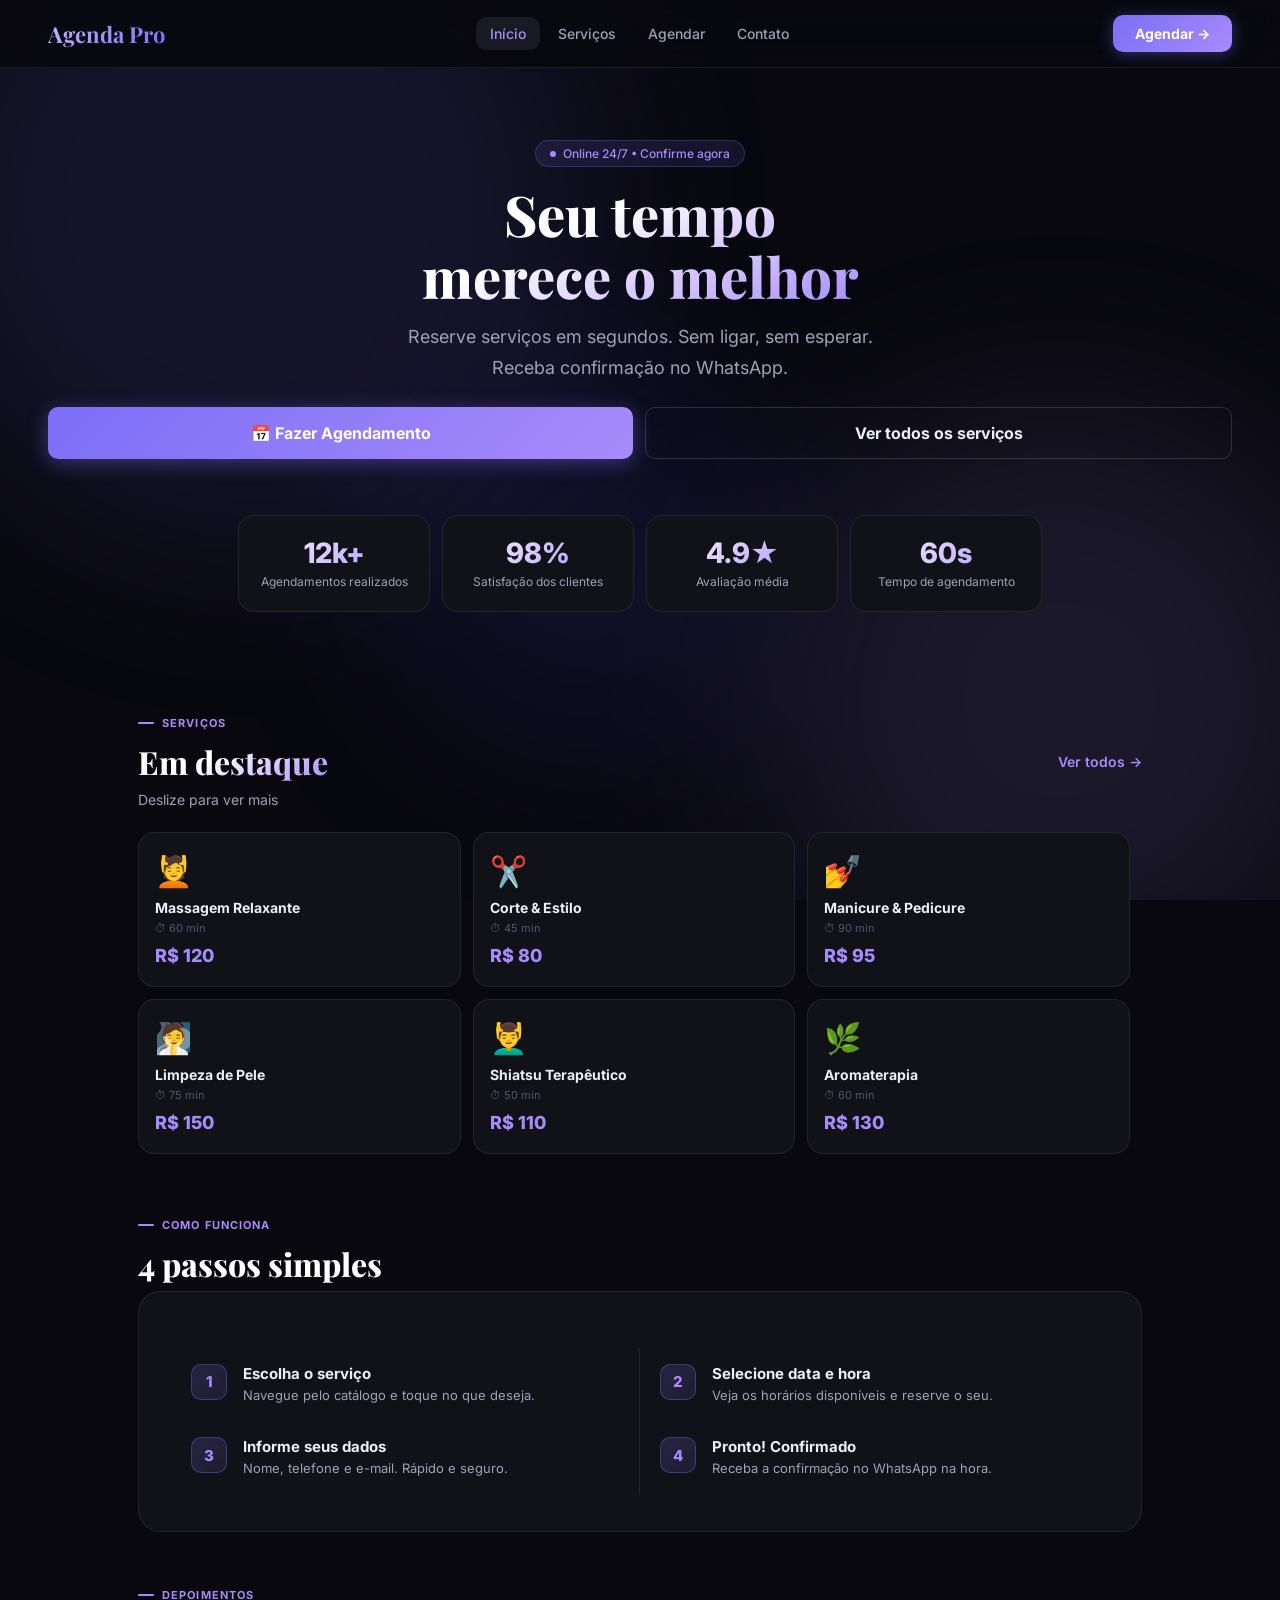
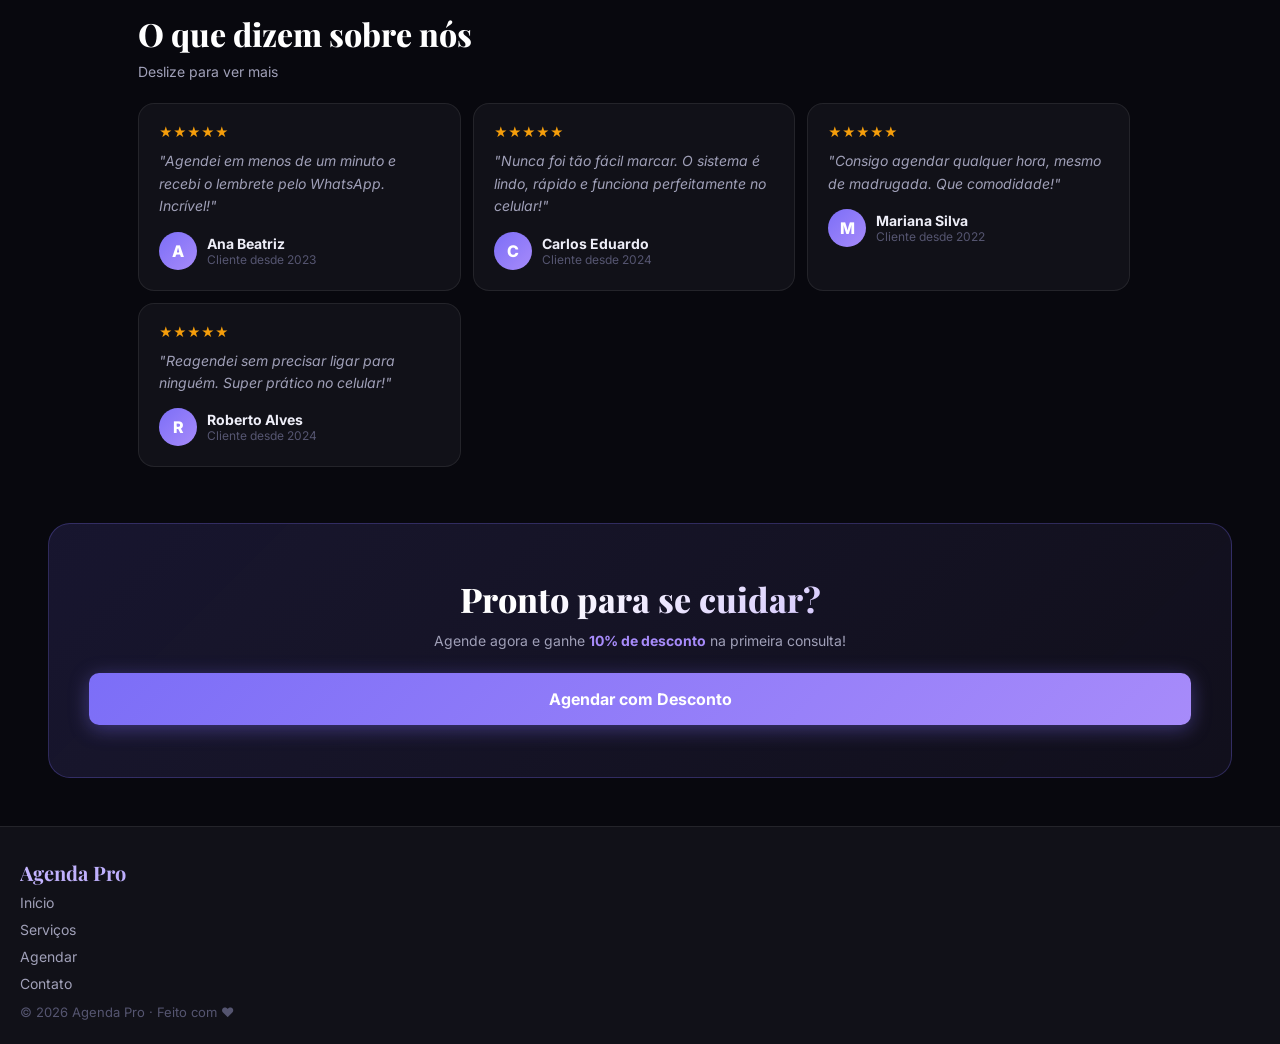
<file: index.html>
<!DOCTYPE html>
<html lang="pt-BR">
<head>
  <meta charset="UTF-8" />
  <meta name="viewport" content="width=device-width, initial-scale=1.0, viewport-fit=cover" />
  <meta name="theme-color" content="#08080e" />
  <title>Agenda Pro — Agendamento Online</title>
  <meta name="description" content="Agende seus serviços favoritos em segundos. Sem filas, sem espera." />
  <link rel="stylesheet" href="css/style.css" />
  <style>
    /* ── HERO ── */
    .hero {
      padding: 48px 20px 40px;
      text-align: center; display: flex; flex-direction: column; align-items: center; gap: 16px;
    }
    .hero h1 {
      font-family: 'Playfair Display', serif;
      font-size: clamp(36px, 10vw, 56px);
      font-weight: 800; line-height: 1.1;
      background: linear-gradient(155deg, #ffffff 35%, #a78bfa);
      -webkit-background-clip: text; background-clip: text; -webkit-text-fill-color: transparent;
    }
    .hero p { color: var(--text2); font-size: 16px; line-height: 1.7; max-width: 340px; }
    .hero-btns { display: flex; flex-direction: column; gap: 12px; width: 100%; max-width: 340px; margin-top: 8px; }

    /* ── STATS ── */
    .stats-grid {
      display: grid; grid-template-columns: 1fr 1fr; gap: 12px;
      padding: 0 20px 36px;
    }
    .stat-box {
      background: var(--surface); border: 1px solid var(--border); border-radius: var(--radius);
      padding: 20px 16px; text-align: center;
    }
    .stat-num {
      font-size: 28px; font-weight: 800;
      background: linear-gradient(135deg, #fff, #a78bfa);
      -webkit-background-clip: text; background-clip: text; -webkit-text-fill-color: transparent;
    }
    .stat-lbl { font-size: 12px; color: var(--text2); margin-top: 4px; line-height: 1.4; }

    /* ── SECTION ── */
    .sec { padding: 32px 20px; position: relative; z-index: 1; }
    .sec-title {
      font-family: 'Playfair Display', serif;
      font-size: clamp(22px, 6vw, 32px); font-weight: 800; margin-bottom: 6px;
      background: linear-gradient(145deg, #fff 40%, #a78bfa);
      -webkit-background-clip: text; background-clip: text; -webkit-text-fill-color: transparent;
    }
    .sec-sub { color: var(--text2); font-size: 14px; line-height: 1.6; margin-bottom: 20px; }

    /* ── SERVICE CARDS (horizontal scroll) ── */
    .svc-scroll {
      display: flex; gap: 12px; overflow-x: auto; padding-bottom: 8px;
      -webkit-overflow-scrolling: touch; scroll-snap-type: x mandatory;
      scrollbar-width: none;
    }
    .svc-scroll::-webkit-scrollbar { display: none; }
    .svc-card {
      flex-shrink: 0; width: 180px; scroll-snap-align: start;
      background: var(--surface); border: 1.5px solid var(--border);
      border-radius: var(--radius); padding: 20px 16px;
      text-decoration: none; color: inherit;
      -webkit-tap-highlight-color: transparent;
      transition: border-color var(--transition), transform var(--transition);
    }
    .svc-card:active { transform: scale(0.97); border-color: var(--accent2); }
    .svc-icon  { font-size: 30px; margin-bottom: 10px; }
    .svc-name  { font-size: 14px; font-weight: 700; margin-bottom: 4px; line-height: 1.3; }
    .svc-dur   { font-size: 11px; color: var(--muted); margin-bottom: 10px; }
    .svc-price { font-size: 18px; font-weight: 800; color: var(--accent2); }

    /* ── HOW IT WORKS ── */
    .how-card {
      background: var(--surface); border: 1px solid var(--border);
      border-radius: var(--radius-lg); padding: 24px 20px;
    }
    .steps-list { display: flex; flex-direction: column; gap: 0; margin-top: 20px; }
    .step-row {
      display: flex; align-items: flex-start; gap: 16px;
      padding: 16px 0; border-bottom: 1px solid var(--border);
    }
    .step-row:last-child { border-bottom: none; padding-bottom: 0; }
    .step-num {
      width: 36px; height: 36px; border-radius: 10px; flex-shrink: 0;
      background: linear-gradient(135deg, rgba(124,110,247,0.2), rgba(167,139,250,0.1));
      border: 1.5px solid rgba(124,110,247,0.35);
      display: flex; align-items: center; justify-content: center;
      font-size: 15px; font-weight: 800; color: var(--accent2);
    }
    .step-title { font-size: 15px; font-weight: 700; margin-bottom: 3px; }
    .step-desc  { font-size: 13px; color: var(--text2); line-height: 1.5; }

    /* ── TESTIMONIALS ── */
    .testi-scroll {
      display: flex; gap: 12px; overflow-x: auto;
      -webkit-overflow-scrolling: touch; scroll-snap-type: x mandatory;
      scrollbar-width: none; padding-bottom: 8px;
    }
    .testi-scroll::-webkit-scrollbar { display: none; }
    .testi-card {
      flex-shrink: 0; width: 280px; scroll-snap-align: start;
      background: var(--surface); border: 1px solid var(--border);
      border-radius: var(--radius); padding: 20px;
    }
    .testi-stars { color: #f59e0b; font-size: 13px; margin-bottom: 10px; }
    .testi-text  { font-size: 14px; color: var(--text2); line-height: 1.6; margin-bottom: 14px; font-style: italic; }
    .testi-author { display: flex; align-items: center; gap: 10px; }
    .testi-avatar {
      width: 38px; height: 38px; border-radius: 50%; flex-shrink: 0;
      background: linear-gradient(135deg, #7c6ef7, #a78bfa);
      display: flex; align-items: center; justify-content: center;
      font-size: 16px; font-weight: 800; color: #fff;
    }
    .testi-name { font-size: 14px; font-weight: 700; }
    .testi-role { font-size: 12px; color: var(--muted); }

    /* ── CTA BLOCK ── */
    .cta-block {
      background: linear-gradient(135deg, rgba(124,110,247,0.14), rgba(167,139,250,0.06));
      border: 1px solid rgba(124,110,247,0.28); border-radius: var(--radius-lg);
      padding: 32px 20px; text-align: center; margin: 0 20px 32px;
    }
    .cta-block h2 {
      font-family: 'Playfair Display', serif; font-size: 24px; font-weight: 800;
      margin-bottom: 8px;
      background: linear-gradient(145deg, #fff 40%, #a78bfa);
      -webkit-background-clip: text; background-clip: text; -webkit-text-fill-color: transparent;
    }
    .cta-block p { color: var(--text2); font-size: 14px; line-height: 1.6; margin-bottom: 20px; }

    /* ── SEE ALL LINK ── */
    .see-all {
      display: inline-flex; align-items: center; gap: 6px;
      color: var(--accent2); font-size: 14px; font-weight: 600;
      text-decoration: none; -webkit-tap-highlight-color: transparent;
    }

    /* ── DESKTOP ADJUSTMENTS ── */
    @media (min-width: 768px) {
      .hero { padding: 72px 48px 56px; }
      .hero p { max-width: 500px; font-size: 18px; }
      .hero-btns { flex-direction: row; max-width: none; justify-content: center; }
      .stats-grid { grid-template-columns: repeat(4, 1fr); max-width: 900px; margin: 0 auto; padding: 0 48px 48px; }
      .sec { padding: 48px 48px; max-width: 1100px; margin: 0 auto; }
      .svc-scroll { flex-wrap: wrap; overflow: visible; }
      .svc-card { width: calc(33.33% - 12px); }
      .testi-scroll { flex-wrap: wrap; overflow: visible; }
      .testi-card { width: calc(33.33% - 12px); }
      .cta-block { margin: 0 48px 48px; padding: 52px 40px; }
      .cta-block h2 { font-size: 34px; }
      .how-card { padding: 36px 32px; }
      .steps-list { display: grid; grid-template-columns: 1fr 1fr; }
      .step-row { border-bottom: none; border-right: 1px solid var(--border); padding: 16px 20px; }
      .step-row:nth-child(even) { border-right: none; }
    }
  </style>
</head>
<body>
  <div class="bg-blobs"><div class="blob blob-1"></div><div class="blob blob-2"></div><div class="blob blob-3"></div></div>
  <div class="toast-container" id="toastContainer"></div>

  <!-- TOP BAR -->
  <header class="topbar">
    <a href="index.html" class="topbar-logo">Agenda Pro</a>
    <nav class="topbar-nav-links">
      <a href="index.html" class="active">Início</a>
      <a href="pages/servicos.html">Serviços</a>
      <a href="pages/agendar.html">Agendar</a>
      <a href="pages/contato.html">Contato</a>
    </nav>
    <a href="pages/agendar.html" class="topbar-action">Agendar →</a>
  </header>

  <!-- BOTTOM NAV -->
  <nav class="bottom-nav">
    <a href="index.html" class="bn-item active">
      <span class="bn-icon">🏠</span>
      <span>Início</span>
    </a>
    <a href="pages/servicos.html" class="bn-item">
      <span class="bn-icon">✨</span>
      <span>Serviços</span>
    </a>
    <a href="pages/agendar.html" class="bn-item center-btn">
      <div class="bn-icon-wrap">📅</div>
      <span>Agendar</span>
    </a>
    <a href="pages/contato.html" class="bn-item">
      <span class="bn-icon">💬</span>
      <span>Contato</span>
    </a>
  </nav>

  <div class="page-wrap">

    <!-- HERO -->
    <section class="hero">
      <div class="badge"><div class="badge-dot"></div>Online 24/7 • Confirme agora</div>
      <h1>Seu tempo<br/>merece o melhor</h1>
      <p>Reserve serviços em segundos. Sem ligar, sem esperar. Receba confirmação no WhatsApp.</p>
      <div class="hero-btns">
        <a href="pages/agendar.html" class="btn btn-primary btn-full">📅 Fazer Agendamento</a>
        <a href="pages/servicos.html" class="btn btn-outline btn-full">Ver todos os serviços</a>
      </div>
    </section>

    <!-- STATS -->
    <div class="stats-grid">
      <div class="stat-box"><div class="stat-num">12k+</div><div class="stat-lbl">Agendamentos realizados</div></div>
      <div class="stat-box"><div class="stat-num">98%</div><div class="stat-lbl">Satisfação dos clientes</div></div>
      <div class="stat-box"><div class="stat-num">4.9★</div><div class="stat-lbl">Avaliação média</div></div>
      <div class="stat-box"><div class="stat-num">60s</div><div class="stat-lbl">Tempo de agendamento</div></div>
    </div>

    <!-- SERVICES -->
    <section class="sec">
      <div class="section-label">Serviços</div>
      <div style="display:flex;align-items:center;justify-content:space-between;margin-bottom:6px">
        <h2 class="sec-title" style="margin-bottom:0">Em destaque</h2>
        <a href="pages/servicos.html" class="see-all">Ver todos →</a>
      </div>
      <p class="sec-sub">Deslize para ver mais</p>
      <div class="svc-scroll" id="svcScroll"></div>
    </section>

    <!-- HOW IT WORKS -->
    <section class="sec" style="padding-top:0">
      <div class="section-label">Como funciona</div>
      <h2 class="sec-title">4 passos simples</h2>
      <div class="how-card">
        <div class="steps-list">
          <div class="step-row">
            <div class="step-num">1</div>
            <div><div class="step-title">Escolha o serviço</div><div class="step-desc">Navegue pelo catálogo e toque no que deseja.</div></div>
          </div>
          <div class="step-row">
            <div class="step-num">2</div>
            <div><div class="step-title">Selecione data e hora</div><div class="step-desc">Veja os horários disponíveis e reserve o seu.</div></div>
          </div>
          <div class="step-row">
            <div class="step-num">3</div>
            <div><div class="step-title">Informe seus dados</div><div class="step-desc">Nome, telefone e e-mail. Rápido e seguro.</div></div>
          </div>
          <div class="step-row">
            <div class="step-num">4</div>
            <div><div class="step-title">Pronto! Confirmado</div><div class="step-desc">Receba a confirmação no WhatsApp na hora.</div></div>
          </div>
        </div>
      </div>
    </section>

    <!-- TESTIMONIALS -->
    <section class="sec" style="padding-top:0">
      <div class="section-label">Depoimentos</div>
      <h2 class="sec-title">O que dizem sobre nós</h2>
      <p class="sec-sub">Deslize para ver mais</p>
      <div class="testi-scroll">
        <div class="testi-card">
          <div class="testi-stars">★★★★★</div>
          <div class="testi-text">"Agendei em menos de um minuto e recebi o lembrete pelo WhatsApp. Incrível!"</div>
          <div class="testi-author"><div class="testi-avatar">A</div><div><div class="testi-name">Ana Beatriz</div><div class="testi-role">Cliente desde 2023</div></div></div>
        </div>
        <div class="testi-card">
          <div class="testi-stars">★★★★★</div>
          <div class="testi-text">"Nunca foi tão fácil marcar. O sistema é lindo, rápido e funciona perfeitamente no celular!"</div>
          <div class="testi-author"><div class="testi-avatar">C</div><div><div class="testi-name">Carlos Eduardo</div><div class="testi-role">Cliente desde 2024</div></div></div>
        </div>
        <div class="testi-card">
          <div class="testi-stars">★★★★★</div>
          <div class="testi-text">"Consigo agendar qualquer hora, mesmo de madrugada. Que comodidade!"</div>
          <div class="testi-author"><div class="testi-avatar">M</div><div><div class="testi-name">Mariana Silva</div><div class="testi-role">Cliente desde 2022</div></div></div>
        </div>
        <div class="testi-card">
          <div class="testi-stars">★★★★★</div>
          <div class="testi-text">"Reagendei sem precisar ligar para ninguém. Super prático no celular!"</div>
          <div class="testi-author"><div class="testi-avatar">R</div><div><div class="testi-name">Roberto Alves</div><div class="testi-role">Cliente desde 2024</div></div></div>
        </div>
      </div>
    </section>

    <!-- CTA -->
    <div class="cta-block">
      <h2>Pronto para se cuidar?</h2>
      <p>Agende agora e ganhe <strong style="color:var(--accent2)">10% de desconto</strong> na primeira consulta!</p>
      <a href="pages/agendar.html" class="btn btn-primary btn-full">Agendar com Desconto</a>
    </div>

    <!-- FOOTER -->
    <footer class="footer">
      <div class="footer-logo">Agenda Pro</div>
      <div class="footer-links-row">
        <a href="index.html">Início</a>
        <a href="pages/servicos.html">Serviços</a>
        <a href="pages/agendar.html">Agendar</a>
        <a href="pages/contato.html">Contato</a>
      </div>
      <div class="footer-copy">© 2026 Agenda Pro · Feito com ♥</div>
    </footer>

  </div><!-- /.page-wrap -->

  <script src="js/data.js"></script>
  <script>
    const scroll = document.getElementById('svcScroll');
    scroll.innerHTML = AP.services.slice(0, 6).map(s => `
      <a href="pages/agendar.html?service=${s.id}" class="svc-card">
        <div class="svc-icon">${s.icon}</div>
        <div class="svc-name">${s.name}</div>
        <div class="svc-dur">⏱ ${s.dur}</div>
        <div class="svc-price">${AP.formatPrice(s.price)}</div>
      </a>
    `).join('');
  </script>
</body>
</html>
</file>
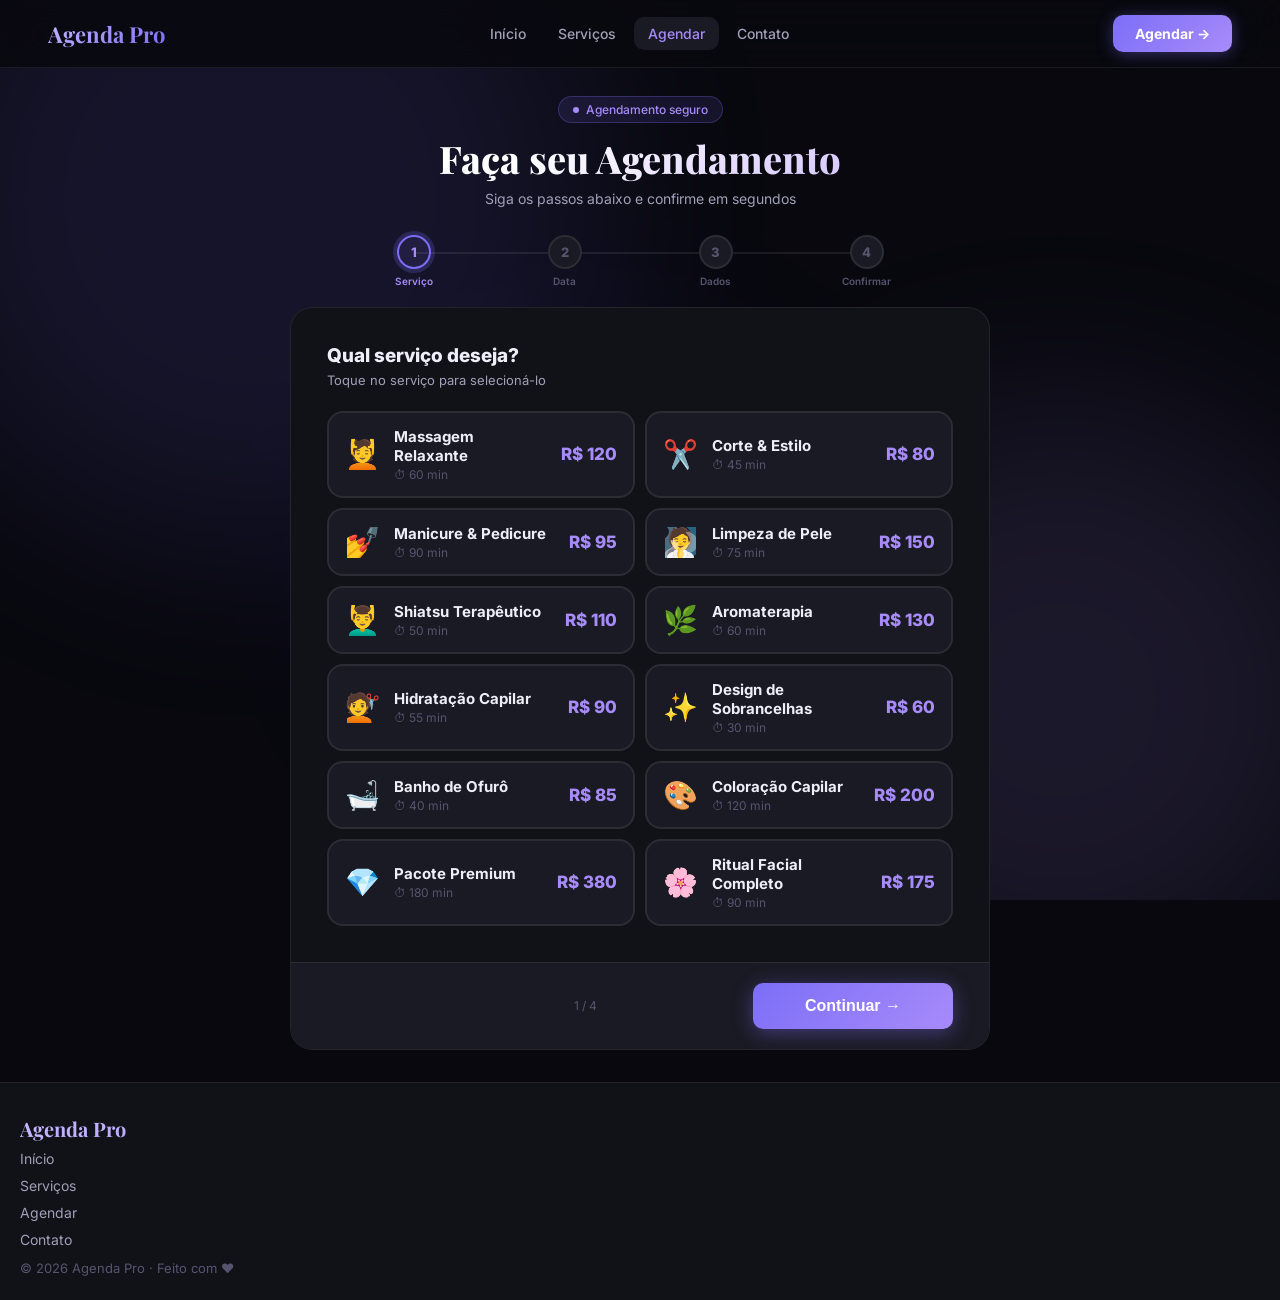
<file: agendar.html>
<!DOCTYPE html>
<html lang="pt-BR">
<head>
  <meta charset="UTF-8" />
  <meta name="viewport" content="width=device-width, initial-scale=1.0, viewport-fit=cover" />
  <meta name="theme-color" content="#08080e" />
  <title>Agendar — Agenda Pro</title>
  <link rel="stylesheet" href="../css/style.css" />
  <style>
    /* ── PROGRESS BAR ── */
    .progress-wrap {
      padding: 20px 20px 0;
      display: flex; align-items: center; gap: 0;
    }
    .p-step {
      flex: 1; display: flex; flex-direction: column; align-items: center; gap: 6px;
      position: relative;
    }
    .p-step::after {
      content: ''; position: absolute; top: 17px; left: 50%; width: 100%; height: 2px;
      background: var(--border); z-index: 0; transition: background 0.4s;
    }
    .p-step:last-child::after { display: none; }
    .p-step.done::after  { background: var(--accent); }
    .p-dot {
      width: 34px; height: 34px; border-radius: 50%; z-index: 1;
      background: var(--surface2); border: 2px solid var(--border);
      display: flex; align-items: center; justify-content: center;
      font-size: 13px; font-weight: 800; color: var(--muted);
      transition: all 0.3s; position: relative;
    }
    .p-step.active .p-dot { border-color: var(--accent); color: var(--accent2); background: rgba(124,110,247,0.12); box-shadow: 0 0 0 4px var(--accent-glow); }
    .p-step.done   .p-dot { background: var(--accent); border-color: var(--accent); color: #fff; }
    .p-lbl { font-size: 10px; font-weight: 600; color: var(--muted); transition: color 0.3s; }
    .p-step.active .p-lbl { color: var(--accent2); }
    .p-step.done   .p-lbl { color: var(--text2); }

    /* ── STEP CARD ── */
    .step-card {
      margin: 16px 20px 0;
      background: var(--surface); border: 1px solid var(--border);
      border-radius: var(--radius-lg); overflow: hidden;
    }
    .step-body { padding: 24px 20px; min-height: 340px; }
    .step-heading { font-size: 19px; font-weight: 800; margin-bottom: 4px; }
    .step-sub { color: var(--text2); font-size: 13px; margin-bottom: 20px; line-height: 1.5; }

    .step-panel { display: none; animation: fadeUp 0.3s ease; }
    .step-panel.active { display: block; }
    @keyframes fadeUp { from{opacity:0;transform:translateY(10px)} to{opacity:1;transform:translateY(0)} }

    .step-footer {
      padding: 16px 20px; background: var(--surface2);
      border-top: 1px solid var(--border);
      display: flex; align-items: center; justify-content: space-between; gap: 12px;
    }
    .step-ind { font-size: 12px; color: var(--muted); flex-shrink: 0; }
    #btnBack { min-height: 44px; padding: 10px 16px; font-size: 14px; }
    #btnNext { min-height: 44px; flex: 1; max-width: 200px; }

    /* ── STEP 1: SERVICE PICK ── */
    .pick-list { display: flex; flex-direction: column; gap: 10px; }
    .pick-item {
      background: var(--surface2); border: 2px solid var(--border);
      border-radius: var(--radius); padding: 14px 16px;
      display: flex; align-items: center; gap: 14px; cursor: pointer;
      transition: border-color var(--transition), background var(--transition);
      -webkit-tap-highlight-color: transparent; touch-action: manipulation;
    }
    .pick-item:active { transform: scale(0.985); }
    .pick-item.selected { border-color: var(--accent); background: rgba(124,110,247,0.07); }
    .pick-icon  { font-size: 28px; flex-shrink: 0; }
    .pick-info  { flex: 1; min-width: 0; }
    .pick-name  { font-size: 15px; font-weight: 700; }
    .pick-dur   { font-size: 12px; color: var(--muted); margin-top: 2px; }
    .pick-right { text-align: right; flex-shrink: 0; }
    .pick-price { font-size: 17px; font-weight: 800; color: var(--accent2); }
    .pick-check {
      width: 24px; height: 24px; border-radius: 50%;
      background: var(--accent); border: none;
      display: none; align-items: center; justify-content: center;
      font-size: 12px; color: #fff; margin-top: 4px; margin-left: auto;
    }
    .pick-item.selected .pick-check { display: flex; }

    /* ── STEP 2: CALENDAR ── */
    .cal-nav-row { display: flex; align-items: center; justify-content: space-between; margin-bottom: 14px; }
    .cal-month   { font-size: 16px; font-weight: 700; }
    .cal-arrow   {
      width: 36px; height: 36px; border-radius: var(--radius-sm);
      background: var(--surface2); border: 1px solid var(--border); color: var(--text);
      display: flex; align-items: center; justify-content: center; font-size: 16px;
      cursor: pointer; -webkit-tap-highlight-color: transparent;
    }
    .cal-grid    { display: grid; grid-template-columns: repeat(7,1fr); gap: 4px; }
    .cal-dh      { text-align: center; font-size: 11px; font-weight: 700; color: var(--muted); padding: 6px 0; }
    .cal-cell    {
      aspect-ratio: 1; display: flex; align-items: center; justify-content: center;
      border-radius: 10px; font-size: 13px; font-weight: 600; cursor: pointer;
      border: 2px solid transparent; transition: all var(--transition);
      -webkit-tap-highlight-color: transparent;
    }
    .cal-cell:active:not(.disabled):not(.empty) { transform: scale(0.9); }
    .cal-cell.today    { color: var(--accent2); font-weight: 800; }
    .cal-cell.selected { background: var(--accent); color: #fff; border-color: var(--accent); box-shadow: 0 2px 12px var(--accent-glow); }
    .cal-cell.disabled { color: var(--muted); opacity: 0.3; cursor: not-allowed; }
    .cal-cell.empty    { cursor: default; }

    /* slots */
    .slots-section { margin-top: 20px; }
    .slots-placeholder { color: var(--muted); font-size: 14px; padding: 12px 0; text-align: center; }
    .slots-group-lbl {
      font-size: 11px; font-weight: 700; text-transform: uppercase; letter-spacing: 0.08em;
      color: var(--muted); margin: 14px 0 8px; padding-top: 12px; border-top: 1px solid var(--border);
    }
    .slots-group-lbl:first-child { margin-top: 0; padding-top: 0; border-top: none; }
    .slots-row { display: flex; flex-wrap: wrap; gap: 8px; }
    .slot {
      background: var(--surface2); border: 2px solid var(--border);
      border-radius: var(--radius-sm); padding: 10px 14px;
      font-size: 14px; font-weight: 700; cursor: pointer; color: var(--text);
      transition: all var(--transition); min-height: 44px;
      display: flex; align-items: center; justify-content: center;
      -webkit-tap-highlight-color: transparent;
    }
    .slot:active { transform: scale(0.93); }
    .slot.selected   { background: var(--accent); border-color: var(--accent); color: #fff; box-shadow: 0 2px 12px var(--accent-glow); }
    .slot.unavailable{ opacity: 0.2; cursor: not-allowed; pointer-events: none; text-decoration: line-through; }

    /* ── STEP 3: FORM ── */
    .form-stack { display: flex; flex-direction: column; gap: 16px; }

    /* ── STEP 4: CONFIRM ── */
    .confirm-block { background: var(--surface2); border: 1px solid var(--border); border-radius: var(--radius); padding: 18px 16px; margin-bottom: 12px; }
    .confirm-block-title { font-size: 11px; font-weight: 700; text-transform: uppercase; letter-spacing: 0.07em; color: var(--muted); margin-bottom: 12px; }
    .confirm-row { display: flex; justify-content: space-between; align-items: flex-start; padding: 10px 0; border-bottom: 1px solid var(--border); gap: 12px; }
    .confirm-row:last-child { border-bottom: none; padding-bottom: 0; }
    .confirm-key { color: var(--text2); font-size: 13px; flex-shrink: 0; }
    .confirm-val { font-size: 14px; font-weight: 700; text-align: right; }
    .confirm-price { font-size: 20px; font-weight: 800; color: var(--accent2); }
    .terms-row { display: flex; align-items: flex-start; gap: 12px; margin-top: 12px; cursor: pointer; }
    .terms-row input { width: 18px; height: 18px; margin-top: 2px; accent-color: var(--accent); flex-shrink: 0; }
    .terms-row span  { font-size: 13px; color: var(--text2); line-height: 1.5; }
    .terms-row a { color: var(--accent2); }

    /* ── STEP 5: SUCCESS ── */
    .success-view {
      display: flex; flex-direction: column; align-items: center;
      text-align: center; gap: 16px; padding: 16px 0 8px;
    }
    .success-check {
      width: 80px; height: 80px; border-radius: 50%;
      background: linear-gradient(135deg, #22c55e, #16a34a);
      display: flex; align-items: center; justify-content: center;
      font-size: 36px; color: #fff;
      box-shadow: 0 0 0 14px rgba(34,197,94,0.1), 0 0 40px rgba(34,197,94,0.3);
      animation: popIn 0.5s cubic-bezier(.175,.885,.32,1.275);
    }
    @keyframes popIn { from{transform:scale(0);opacity:0} to{transform:scale(1);opacity:1} }
    .success-view h2 { font-family:'Playfair Display',serif; font-size:26px; font-weight:800; }
    .success-view p  { color: var(--text2); font-size: 14px; line-height: 1.6; max-width: 300px; }
    .success-ref {
      background: var(--surface2); border: 1px solid var(--border); border-radius: var(--radius);
      padding: 12px 24px; font-size: 18px; font-weight: 800; letter-spacing: 0.1em; color: var(--accent2);
    }
    .success-detail-card {
      background: var(--surface2); border: 1px solid var(--border); border-radius: var(--radius);
      padding: 16px; font-size: 14px; color: var(--text2);
      display: flex; flex-direction: column; gap: 8px; width: 100%; text-align: left;
    }
    .success-detail-card span { display: flex; gap: 8px; align-items: center; }
    .success-detail-card strong { color: var(--text); }
    .success-btns { display: flex; flex-direction: column; gap: 10px; width: 100%; }

    /* ── DESKTOP ── */
    @media (min-width: 768px) {
      .progress-wrap { padding: 28px 48px 0; max-width: 700px; margin: 0 auto; }
      .step-card { margin: 20px 48px 0; max-width: 700px; margin-left: auto; margin-right: auto; }
      .step-body { padding: 36px 36px; }
      .step-footer { padding: 20px 36px; }
      .pick-list { display: grid; grid-template-columns: 1fr 1fr; }
      .cal-grid  { gap: 6px; }
      .cal-cell  { font-size: 14px; }
      .success-btns { flex-direction: row; justify-content: center; }
    }
  </style>
</head>
<body>
  <div class="bg-blobs"><div class="blob blob-1"></div><div class="blob blob-2"></div><div class="blob blob-3"></div></div>
  <div class="toast-container" id="toastContainer"></div>

  <!-- TOP BAR -->
  <header class="topbar">
    <a href="../index.html" class="topbar-logo">Agenda Pro</a>
    <nav class="topbar-nav-links">
      <a href="../index.html">Início</a>
      <a href="servicos.html">Serviços</a>
      <a href="agendar.html" class="active">Agendar</a>
      <a href="contato.html">Contato</a>
    </nav>
    <a href="agendar.html" class="topbar-action">Agendar →</a>
  </header>

  <!-- BOTTOM NAV -->
  <nav class="bottom-nav">
    <a href="../index.html" class="bn-item"><span class="bn-icon">🏠</span><span>Início</span></a>
    <a href="servicos.html" class="bn-item"><span class="bn-icon">✨</span><span>Serviços</span></a>
    <a href="agendar.html" class="bn-item center-btn active">
      <div class="bn-icon-wrap">📅</div><span>Agendar</span>
    </a>
    <a href="contato.html" class="bn-item"><span class="bn-icon">💬</span><span>Contato</span></a>
  </nav>

  <div class="page-wrap">
    <!-- PAGE TITLE -->
    <div style="padding:28px 20px 0;text-align:center">
      <div class="badge" style="margin-bottom:10px"><div class="badge-dot"></div>Agendamento seguro</div>
      <h1 style="font-family:'Playfair Display',serif;font-size:clamp(24px,7vw,38px);font-weight:800;background:linear-gradient(145deg,#fff 40%,#a78bfa);-webkit-background-clip:text;background-clip:text;-webkit-text-fill-color:transparent;margin-bottom:6px">Faça seu Agendamento</h1>
      <p style="color:var(--text2);font-size:14px">Siga os passos abaixo e confirme em segundos</p>
    </div>

    <!-- PROGRESS -->
    <div class="progress-wrap" id="progressWrap">
      <div class="progress-step p-step active" id="ps1"><div class="p-dot" id="pd1">1</div><span class="p-lbl">Serviço</span></div>
      <div class="progress-step p-step"        id="ps2"><div class="p-dot" id="pd2">2</div><span class="p-lbl">Data</span></div>
      <div class="progress-step p-step"        id="ps3"><div class="p-dot" id="pd3">3</div><span class="p-lbl">Dados</span></div>
      <div class="progress-step p-step"        id="ps4"><div class="p-dot" id="pd4">4</div><span class="p-lbl">Confirmar</span></div>
    </div>

    <!-- WIZARD CARD -->
    <div class="step-card">
      <div class="step-body">

        <!-- STEP 1 -->
        <div class="step-panel active" id="sp1">
          <div class="step-heading">Qual serviço deseja?</div>
          <div class="step-sub">Toque no serviço para selecioná-lo</div>
          <div class="pick-list" id="pickList"></div>
        </div>

        <!-- STEP 2 -->
        <div class="step-panel" id="sp2">
          <div class="step-heading">Data e horário</div>
          <div class="step-sub">Escolha um dia disponível e o horário ideal</div>
          <div class="cal-nav-row">
            <button class="cal-arrow" id="calPrev">‹</button>
            <span class="cal-month" id="calMonth"></span>
            <button class="cal-arrow" id="calNext">›</button>
          </div>
          <div class="cal-grid" id="calGrid"></div>
          <div class="slots-section" id="slotsSection">
            <div class="slots-placeholder">Selecione uma data acima 👆</div>
          </div>
        </div>

        <!-- STEP 3 -->
        <div class="step-panel" id="sp3">
          <div class="step-heading">Seus dados</div>
          <div class="step-sub">Preencha para confirmar o agendamento</div>
          <div class="form-stack">
            <div class="form-group">
              <label class="form-label">Nome completo *</label>
              <input class="form-control" type="text" id="inp-name" placeholder="João da Silva" autocomplete="name" />
            </div>
            <div class="form-group">
              <label class="form-label">WhatsApp / Telefone *</label>
              <input class="form-control" type="tel" id="inp-phone" placeholder="(11) 99999-9999" autocomplete="tel" inputmode="tel" />
            </div>
            <div class="form-group">
              <label class="form-label">E-mail *</label>
              <input class="form-control" type="email" id="inp-email" placeholder="voce@email.com" autocomplete="email" inputmode="email" />
            </div>
            <div class="form-group">
              <label class="form-label">Como nos conheceu?</label>
              <select class="form-control" id="inp-how">
                <option value="">Selecione...</option>
                <option>Instagram</option>
                <option>Google</option>
                <option>Indicação de amigo(a)</option>
                <option>TikTok</option>
                <option>Passando pela rua</option>
                <option>Outro</option>
              </select>
            </div>
            <div class="form-group">
              <label class="form-label">Observações (opcional)</label>
              <textarea class="form-control" id="inp-notes" placeholder="Alergias, preferências ou informações adicionais..."></textarea>
            </div>
          </div>
        </div>

        <!-- STEP 4 -->
        <div class="step-panel" id="sp4">
          <div class="step-heading">Confirme</div>
          <div class="step-sub">Revise os dados antes de finalizar</div>
          <div class="confirm-block">
            <div class="confirm-block-title">Serviço</div>
            <div class="confirm-row"><span class="confirm-key">Serviço</span><span class="confirm-val" id="c-svc">—</span></div>
            <div class="confirm-row"><span class="confirm-key">Data</span><span class="confirm-val" id="c-date">—</span></div>
            <div class="confirm-row"><span class="confirm-key">Horário</span><span class="confirm-val" id="c-time">—</span></div>
            <div class="confirm-row"><span class="confirm-key">Duração</span><span class="confirm-val" id="c-dur">—</span></div>
            <div class="confirm-row"><span class="confirm-key">Total</span><span class="confirm-val confirm-price" id="c-price">—</span></div>
          </div>
          <div class="confirm-block">
            <div class="confirm-block-title">Seus Dados</div>
            <div class="confirm-row"><span class="confirm-key">Nome</span><span class="confirm-val" id="c-name">—</span></div>
            <div class="confirm-row"><span class="confirm-key">Telefone</span><span class="confirm-val" id="c-phone">—</span></div>
            <div class="confirm-row"><span class="confirm-key">E-mail</span><span class="confirm-val" id="c-email">—</span></div>
          </div>
          <label class="terms-row">
            <input type="checkbox" id="terms" />
            <span>Li e concordo com os <a href="#">Termos de Uso</a> e autorizo lembretes por WhatsApp.</span>
          </label>
        </div>

        <!-- STEP 5 SUCCESS -->
        <div class="step-panel" id="sp5">
          <div class="success-view">
            <div class="success-check">✓</div>
            <h2>Confirmado!</h2>
            <p>Você receberá a confirmação por WhatsApp e e-mail em instantes.</p>
            <div class="success-ref" id="successRef">AGD-000000</div>
            <div class="success-detail-card" id="successDetails"></div>
            <div class="success-btns">
              <button class="btn btn-primary" onclick="resetWizard()">Novo Agendamento</button>
              <a href="../index.html" class="btn btn-ghost">Voltar ao Início</a>
            </div>
          </div>
        </div>

      </div><!-- /.step-body -->

      <!-- FOOTER -->
      <div class="step-footer" id="stepFooter">
        <button class="btn btn-ghost" id="btnBack" onclick="prevStep()">← Voltar</button>
        <span class="step-ind" id="stepInd">1 / 4</span>
        <button class="btn btn-primary" id="btnNext" onclick="nextStep()">Continuar →</button>
      </div>
    </div><!-- /.step-card -->

    <!-- FOOTER -->
    <footer class="footer" style="margin-top:32px">
      <div class="footer-logo">Agenda Pro</div>
      <div class="footer-links-row">
        <a href="../index.html">Início</a>
        <a href="servicos.html">Serviços</a>
        <a href="agendar.html">Agendar</a>
        <a href="contato.html">Contato</a>
      </div>
      <div class="footer-copy">© 2026 Agenda Pro · Feito com ♥</div>
    </footer>
  </div>

  <script src="../js/data.js"></script>
  <script>
    let state = { step:1, service:null, date:null, time:null };
    let calY, calM;

    function init() {
      const now = new Date(); calY = now.getFullYear(); calM = now.getMonth();
      // URL param
      const sid = parseInt(new URLSearchParams(location.search).get('service'));
      if (sid) state.service = AP.services.find(s => s.id === sid);
      renderPicks(); buildCal(); AP.maskPhone(document.getElementById('inp-phone'));
      updateUI();
    }

    /* ─ PROGRESS + UI ─ */
    function updateUI() {
      document.querySelectorAll('.step-panel').forEach(el => el.classList.remove('active'));
      const panel = document.getElementById(`sp${state.step}`);
      if (panel) panel.classList.add('active');

      for (let i = 1; i <= 4; i++) {
        const ps = document.getElementById(`ps${i}`);
        const pd = document.getElementById(`pd${i}`);
        ps.classList.remove('active','done');
        if (i < state.step)  { ps.classList.add('done');   pd.textContent = '✓'; }
        if (i === state.step){ ps.classList.add('active');  pd.textContent = i;   }
        if (i > state.step)  { pd.textContent = i; }
      }

      const footer = document.getElementById('stepFooter');
      footer.style.display = state.step === 5 ? 'none' : 'flex';
      document.getElementById('btnBack').style.visibility = state.step > 1 ? 'visible' : 'hidden';
      document.getElementById('btnNext').textContent = state.step === 4 ? '✓ Confirmar' : 'Continuar →';
      document.getElementById('stepInd').textContent = `${Math.min(state.step,4)} / 4`;
      updateNextBtn();
    }

    function updateNextBtn() {
      const d = document.getElementById('btnNext');
      if (state.step === 1) d.disabled = !state.service;
      else if (state.step === 2) d.disabled = !state.date || !state.time;
      else d.disabled = false;
    }

    function nextStep() {
      if (state.step === 3) {
        const n = document.getElementById('inp-name').value.trim();
        const p = document.getElementById('inp-phone').value.trim();
        const e = document.getElementById('inp-email').value.trim();
        if (!n || !p || !e) { AP.toast('Preencha todos os campos obrigatórios (*)','error'); return; }
        if (!e.includes('@')) { AP.toast('E-mail inválido','error'); return; }
        populateConfirm();
      }
      if (state.step === 4) {
        if (!document.getElementById('terms').checked) { AP.toast('Aceite os termos para continuar','error'); return; }
        confirmBooking(); return;
      }
      state.step++; updateUI();
    }

    function prevStep() {
      if (state.step > 1) { state.step--; updateUI(); }
    }

    /* ─ STEP 1 ─ */
    function renderPicks() {
      document.getElementById('pickList').innerHTML = AP.services.map(s => `
        <div class="pick-item ${state.service?.id===s.id?'selected':''}" onclick="selectSvc(${s.id})">
          <div class="pick-icon">${s.icon}</div>
          <div class="pick-info">
            <div class="pick-name">${s.name}</div>
            <div class="pick-dur">⏱ ${s.dur}</div>
          </div>
          <div class="pick-right">
            <div class="pick-price">${AP.formatPrice(s.price)}</div>
            <div class="pick-check">✓</div>
          </div>
        </div>
      `).join('');
    }

    function selectSvc(id) {
      state.service = AP.services.find(s => s.id === id);
      renderPicks(); updateNextBtn();
    }

    /* ─ STEP 2: CALENDAR ─ */
    function buildCal() {
      AP.days.forEach(d => {
        const el = document.createElement('div');
        el.className = 'cal-dh'; el.textContent = d;
        document.getElementById('calGrid').before(el);
      });
      // insert day names before the grid
      const grid = document.getElementById('calGrid');
      const hdr  = document.createElement('div');
      hdr.style.cssText = 'display:grid;grid-template-columns:repeat(7,1fr);gap:4px;margin-bottom:4px';
      AP.days.forEach(d => {
        const el = document.createElement('div');
        el.className = 'cal-dh'; el.textContent = d;
        hdr.appendChild(el);
      });
      grid.parentNode.insertBefore(hdr, grid);

      document.getElementById('calPrev').onclick = () => {
        const now = new Date();
        if (calY === now.getFullYear() && calM === now.getMonth()) return;
        calM--; if (calM < 0) { calM = 11; calY--; }
        renderCal();
      };
      document.getElementById('calNext').onclick = () => {
        calM++; if (calM > 11) { calM = 0; calY++; }
        renderCal();
      };
      renderCal();
    }

    function renderCal() {
      document.getElementById('calMonth').textContent = `${AP.months[calM]} ${calY}`;
      const now = new Date(); now.setHours(0,0,0,0);
      const firstDay = new Date(calY, calM, 1).getDay();
      const daysInMo = new Date(calY, calM+1, 0).getDate();
      let html = '';
      for (let i = 0; i < firstDay; i++) html += `<div class="cal-cell empty"></div>`;
      for (let d = 1; d <= daysInMo; d++) {
        const date = new Date(calY, calM, d);
        const past = date < now;
        const sun  = date.getDay() === 0;
        const tod  = AP.sameDay(date, new Date());
        const sel  = state.date && AP.sameDay(date, state.date);
        let cls = 'cal-cell';
        if (past || sun) cls += ' disabled';
        if (tod) cls += ' today';
        if (sel) cls += ' selected';
        html += `<div class="${cls}" onclick="selDate(${calY},${calM},${d})">${d}</div>`;
      }
      document.getElementById('calGrid').innerHTML = html;
    }

    function selDate(y, m, d) {
      const date = new Date(y, m, d);
      const now  = new Date(); now.setHours(0,0,0,0);
      if (date < now || date.getDay() === 0) return;
      state.date = date; state.time = null;
      renderCal(); renderSlots(); updateNextBtn();
    }

    function renderSlots() {
      if (!state.date) return;
      let html = '';
      AP.timeGroups.forEach(g => {
        html += `<div class="slots-group-lbl">${g.label}</div><div class="slots-row">`;
        g.times.forEach(t => {
          const una = AP.unavailableSlots.includes(t);
          const sel = state.time === t;
          html += `<div class="slot${una?' unavailable':''}${sel?' selected':''}" onclick="selTime('${t}')">${t}</div>`;
        });
        html += '</div>';
      });
      document.getElementById('slotsSection').innerHTML = html;
    }

    function selTime(t) {
      state.time = t; renderSlots(); updateNextBtn();
    }

    /* ─ STEP 4 ─ */
    function populateConfirm() {
      document.getElementById('c-svc').textContent   = `${state.service.icon} ${state.service.name}`;
      document.getElementById('c-date').textContent  = AP.formatDate(state.date);
      document.getElementById('c-time').textContent  = state.time;
      document.getElementById('c-dur').textContent   = state.service.dur;
      document.getElementById('c-price').textContent = AP.formatPrice(state.service.price);
      document.getElementById('c-name').textContent  = document.getElementById('inp-name').value;
      document.getElementById('c-phone').textContent = document.getElementById('inp-phone').value;
      document.getElementById('c-email').textContent = document.getElementById('inp-email').value;
    }

    /* ─ CONFIRM ─ */
    function confirmBooking() {
      const ref = AP.genRef();
      document.getElementById('successRef').textContent = ref;
      document.getElementById('successDetails').innerHTML = `
        <span>📅 <strong>${AP.formatDate(state.date)}</strong> às <strong>${state.time}</strong></span>
        <span>${state.service.icon} <strong>${state.service.name}</strong> · ${state.service.dur}</span>
        <span>💰 <strong>${AP.formatPrice(state.service.price)}</strong></span>
        <span>📱 Lembrete enviado para <strong>${document.getElementById('inp-phone').value}</strong></span>
      `;
      state.step = 5; updateUI();
      AP.toast('Agendamento confirmado! 🎉', 'success');
    }

    function resetWizard() {
      state = { step:1, service:null, date:null, time:null };
      ['inp-name','inp-phone','inp-email','inp-notes'].forEach(id => document.getElementById(id).value = '');
      document.getElementById('inp-how').value = '';
      document.getElementById('terms').checked = false;
      const now = new Date(); calY = now.getFullYear(); calM = now.getMonth();
      renderPicks(); renderCal();
      document.getElementById('slotsSection').innerHTML = '<div class="slots-placeholder">Selecione uma data acima 👆</div>';
      updateUI();
    }

    init();
  </script>
</body>
</html>
</file>
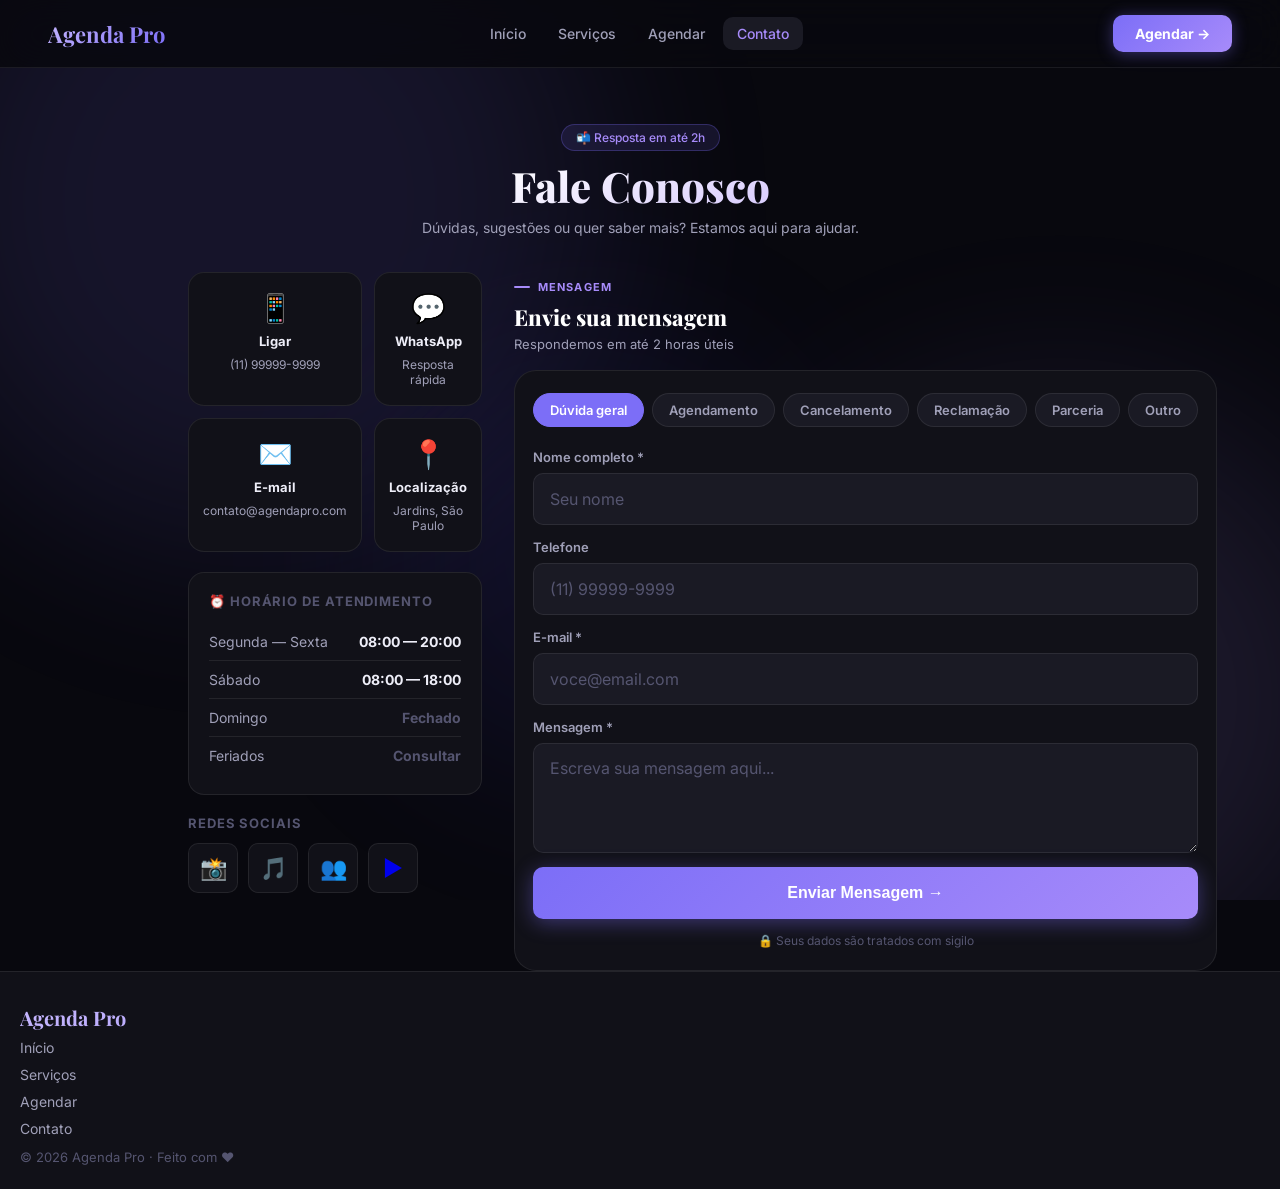
<file: contato.html>
<!DOCTYPE html>
<html lang="pt-BR">
<head>
  <meta charset="UTF-8" />
  <meta name="viewport" content="width=device-width, initial-scale=1.0, viewport-fit=cover" />
  <meta name="theme-color" content="#08080e" />
  <title>Contato — Agenda Pro</title>
  <link rel="stylesheet" href="../css/style.css" />
  <style>
    /* ── PAGE HERO ── */
    .page-hero {
      padding: 36px 20px 24px; text-align: center;
    }
    .page-hero h1 {
      font-family: 'Playfair Display', serif;
      font-size: clamp(28px, 8vw, 42px); font-weight: 800; line-height: 1.1; margin-bottom: 8px;
      background: linear-gradient(155deg, #fff 35%, #a78bfa);
      -webkit-background-clip: text; background-clip: text; -webkit-text-fill-color: transparent;
    }
    .page-hero p { color: var(--text2); font-size: 14px; line-height: 1.6; }

    /* ── QUICK ACTIONS ── */
    .quick-row {
      display: grid; grid-template-columns: 1fr 1fr; gap: 12px;
      padding: 0 20px 24px;
    }
    .quick-btn {
      background: var(--surface); border: 1.5px solid var(--border);
      border-radius: var(--radius); padding: 18px 14px; text-align: center;
      text-decoration: none; color: var(--text);
      display: flex; flex-direction: column; align-items: center; gap: 8px;
      transition: border-color var(--transition), transform var(--transition);
      -webkit-tap-highlight-color: transparent;
    }
    .quick-btn:active { transform: scale(0.96); border-color: var(--accent2); }
    .quick-btn .qb-icon  { font-size: 28px; }
    .quick-btn .qb-label { font-size: 13px; font-weight: 700; }
    .quick-btn .qb-val   { font-size: 12px; color: var(--text2); }

    /* ── HOURS CARD ── */
    .hours-card {
      margin: 0 20px 24px;
      background: var(--surface); border: 1px solid var(--border); border-radius: var(--radius);
      padding: 20px;
    }
    .hours-card-title { font-size: 13px; font-weight: 700; text-transform: uppercase; letter-spacing: 0.07em; color: var(--muted); margin-bottom: 14px; }
    .hours-row { display: flex; justify-content: space-between; align-items: center; padding: 10px 0; border-bottom: 1px solid var(--border); font-size: 14px; }
    .hours-row:last-child { border-bottom: none; }
    .hours-day  { color: var(--text2); }
    .hours-time { font-weight: 700; }
    .hours-time.closed { color: var(--muted); }

    /* ── SOCIAL ── */
    .social-section { padding: 0 20px 24px; }
    .social-title { font-size: 13px; font-weight: 700; text-transform: uppercase; letter-spacing: 0.07em; color: var(--muted); margin-bottom: 12px; }
    .social-row { display: flex; gap: 10px; flex-wrap: wrap; }
    .social-btn {
      background: var(--surface); border: 1px solid var(--border); border-radius: var(--radius-sm);
      width: 50px; height: 50px; display: flex; align-items: center; justify-content: center;
      font-size: 22px; text-decoration: none;
      transition: border-color var(--transition), transform var(--transition);
      -webkit-tap-highlight-color: transparent;
    }
    .social-btn:active { transform: scale(0.9); border-color: var(--accent2); }

    /* ── FORM CARD ── */
    .form-section { padding: 0 20px 24px; }
    .form-section-title {
      font-family: 'Playfair Display', serif; font-size: 22px; font-weight: 800;
      background: linear-gradient(145deg, #fff 40%, #a78bfa);
      -webkit-background-clip: text; background-clip: text; -webkit-text-fill-color: transparent;
      margin-bottom: 4px;
    }
    .form-section-sub { color: var(--text2); font-size: 13px; margin-bottom: 18px; }
    .form-card {
      background: var(--surface); border: 1px solid var(--border);
      border-radius: var(--radius-lg); padding: 22px 18px;
    }

    /* Subject chips */
    .chips-scroll {
      display: flex; gap: 8px; overflow-x: auto; margin-bottom: 18px;
      -webkit-overflow-scrolling: touch; scrollbar-width: none; padding-bottom: 4px;
    }
    .chips-scroll::-webkit-scrollbar { display: none; }
    .chip {
      flex-shrink: 0; background: var(--surface2); border: 1.5px solid var(--border);
      color: var(--text2); border-radius: 100px; padding: 8px 16px;
      font-size: 13px; font-weight: 600; cursor: pointer; white-space: nowrap;
      transition: all var(--transition); -webkit-tap-highlight-color: transparent;
    }
    .chip.active { background: var(--accent); border-color: var(--accent); color: #fff; }

    .form-stack { display: flex; flex-direction: column; gap: 14px; }

    /* success */
    .form-success {
      display: none; flex-direction: column; align-items: center;
      text-align: center; gap: 14px; padding: 24px 0;
    }
    .form-success.show { display: flex; }
    .form-success .icon {
      width: 68px; height: 68px; border-radius: 50%;
      background: linear-gradient(135deg, #22c55e, #16a34a);
      display: flex; align-items: center; justify-content: center; font-size: 30px; color: #fff;
      box-shadow: 0 0 32px rgba(34,197,94,0.3);
      animation: popIn 0.5s cubic-bezier(.175,.885,.32,1.275);
    }
    @keyframes popIn { from{transform:scale(0)} to{transform:scale(1)} }
    .form-success h3 { font-family:'Playfair Display',serif; font-size:22px; font-weight:800; }
    .form-success p  { color: var(--text2); font-size: 14px; line-height: 1.6; max-width: 280px; }

    /* ── DESKTOP ── */
    @media (min-width: 768px) {
      .page-hero { padding: 56px 48px 32px; }
      .main-grid {
        display: grid; grid-template-columns: 1fr 1.2fr; gap: 32px;
        max-width: 1000px; margin: 0 auto; padding: 0 48px;
        align-items: start;
      }
      .left-col  {}
      .right-col {}
      .quick-row  { grid-template-columns: 1fr 1fr; padding: 0 0 20px; }
      .hours-card { margin: 0 0 20px; }
      .social-section { padding: 0 0 24px; }
      .form-section   { padding: 0; }
    }
  </style>
</head>
<body>
  <div class="bg-blobs"><div class="blob blob-1"></div><div class="blob blob-2"></div><div class="blob blob-3"></div></div>
  <div class="toast-container" id="toastContainer"></div>

  <!-- TOP BAR -->
  <header class="topbar">
    <a href="../index.html" class="topbar-logo">Agenda Pro</a>
    <nav class="topbar-nav-links">
      <a href="../index.html">Início</a>
      <a href="servicos.html">Serviços</a>
      <a href="agendar.html">Agendar</a>
      <a href="contato.html" class="active">Contato</a>
    </nav>
    <a href="agendar.html" class="topbar-action">Agendar →</a>
  </header>

  <!-- BOTTOM NAV -->
  <nav class="bottom-nav">
    <a href="../index.html" class="bn-item"><span class="bn-icon">🏠</span><span>Início</span></a>
    <a href="servicos.html" class="bn-item"><span class="bn-icon">✨</span><span>Serviços</span></a>
    <a href="agendar.html" class="bn-item center-btn">
      <div class="bn-icon-wrap">📅</div><span>Agendar</span>
    </a>
    <a href="contato.html" class="bn-item active"><span class="bn-icon">💬</span><span>Contato</span></a>
  </nav>

  <div class="page-wrap">

    <!-- HERO -->
    <div class="page-hero">
      <div class="badge" style="margin-bottom:12px">📬 Resposta em até 2h</div>
      <h1>Fale Conosco</h1>
      <p>Dúvidas, sugestões ou quer saber mais? Estamos aqui para ajudar.</p>
    </div>

    <!-- DESKTOP GRID WRAPPER -->
    <div class="main-grid">

      <!-- LEFT COLUMN -->
      <div class="left-col">
        <!-- QUICK ACTIONS -->
        <div class="quick-row">
          <a href="tel:+5511999999999" class="quick-btn">
            <div class="qb-icon">📱</div>
            <div class="qb-label">Ligar</div>
            <div class="qb-val">(11) 99999-9999</div>
          </a>
          <a href="https://wa.me/5511999999999" class="quick-btn">
            <div class="qb-icon">💬</div>
            <div class="qb-label">WhatsApp</div>
            <div class="qb-val">Resposta rápida</div>
          </a>
          <a href="mailto:contato@agendapro.com" class="quick-btn">
            <div class="qb-icon">✉️</div>
            <div class="qb-label">E-mail</div>
            <div class="qb-val">contato@agendapro.com</div>
          </a>
          <a href="#" class="quick-btn">
            <div class="qb-icon">📍</div>
            <div class="qb-label">Localização</div>
            <div class="qb-val">Jardins, São Paulo</div>
          </a>
        </div>

        <!-- HOURS -->
        <div class="hours-card">
          <div class="hours-card-title">⏰ Horário de Atendimento</div>
          <div class="hours-row"><span class="hours-day">Segunda — Sexta</span><span class="hours-time">08:00 — 20:00</span></div>
          <div class="hours-row"><span class="hours-day">Sábado</span><span class="hours-time">08:00 — 18:00</span></div>
          <div class="hours-row"><span class="hours-day">Domingo</span><span class="hours-time closed">Fechado</span></div>
          <div class="hours-row"><span class="hours-day">Feriados</span><span class="hours-time closed">Consultar</span></div>
        </div>

        <!-- SOCIAL -->
        <div class="social-section">
          <div class="social-title">Redes Sociais</div>
          <div class="social-row">
            <a href="#" class="social-btn" title="Instagram">📸</a>
            <a href="#" class="social-btn" title="TikTok">🎵</a>
            <a href="#" class="social-btn" title="Facebook">👥</a>
            <a href="#" class="social-btn" title="YouTube">▶️</a>
          </div>
        </div>
      </div>

      <!-- RIGHT COLUMN: FORM -->
      <div class="right-col">
        <div class="form-section">
          <div class="section-label" style="margin-bottom:8px">Mensagem</div>
          <div class="form-section-title">Envie sua mensagem</div>
          <div class="form-section-sub">Respondemos em até 2 horas úteis</div>

          <div class="form-card">
            <div id="formContent">
              <!-- Subject chips -->
              <div class="chips-scroll" id="chipsRow">
                <div class="chip active" onclick="setSubject(this)">Dúvida geral</div>
                <div class="chip" onclick="setSubject(this)">Agendamento</div>
                <div class="chip" onclick="setSubject(this)">Cancelamento</div>
                <div class="chip" onclick="setSubject(this)">Reclamação</div>
                <div class="chip" onclick="setSubject(this)">Parceria</div>
                <div class="chip" onclick="setSubject(this)">Outro</div>
              </div>

              <div class="form-stack">
                <div class="form-group">
                  <label class="form-label">Nome completo *</label>
                  <input class="form-control" type="text" id="c-name" placeholder="Seu nome" autocomplete="name" />
                </div>
                <div class="form-group">
                  <label class="form-label">Telefone</label>
                  <input class="form-control" type="tel" id="c-phone" placeholder="(11) 99999-9999" inputmode="tel" autocomplete="tel" />
                </div>
                <div class="form-group">
                  <label class="form-label">E-mail *</label>
                  <input class="form-control" type="email" id="c-email" placeholder="voce@email.com" inputmode="email" autocomplete="email" />
                </div>
                <div class="form-group">
                  <label class="form-label">Mensagem *</label>
                  <textarea class="form-control" id="c-msg" placeholder="Escreva sua mensagem aqui..."></textarea>
                </div>
                <button class="btn btn-primary btn-full" onclick="submitForm()">Enviar Mensagem →</button>
                <p style="font-size:12px;color:var(--muted);text-align:center">🔒 Seus dados são tratados com sigilo</p>
              </div>
            </div>

            <!-- SUCCESS STATE -->
            <div class="form-success" id="formSuccess">
              <div class="icon">✓</div>
              <h3>Mensagem Enviada!</h3>
              <p>Recebemos seu contato e responderemos em até 2 horas úteis. Obrigado!</p>
              <button class="btn btn-ghost btn-full" onclick="resetForm()">Enviar outra mensagem</button>
            </div>
          </div>
        </div>
      </div>

    </div><!-- /.main-grid -->

    <!-- FOOTER -->
    <footer class="footer">
      <div class="footer-logo">Agenda Pro</div>
      <div class="footer-links-row">
        <a href="../index.html">Início</a>
        <a href="servicos.html">Serviços</a>
        <a href="agendar.html">Agendar</a>
        <a href="contato.html">Contato</a>
      </div>
      <div class="footer-copy">© 2026 Agenda Pro · Feito com ♥</div>
    </footer>
  </div>

  <script src="../js/data.js"></script>
  <script>
    AP.maskPhone(document.getElementById('c-phone'));

    function setSubject(el) {
      document.querySelectorAll('.chip').forEach(c => c.classList.remove('active'));
      el.classList.add('active');
    }

    function submitForm() {
      const name = document.getElementById('c-name').value.trim();
      const email = document.getElementById('c-email').value.trim();
      const msg   = document.getElementById('c-msg').value.trim();
      if (!name || !email || !msg) { AP.toast('Preencha todos os campos obrigatórios (*)','error'); return; }
      if (!email.includes('@'))    { AP.toast('E-mail inválido','error'); return; }
      document.getElementById('formContent').style.display = 'none';
      document.getElementById('formSuccess').classList.add('show');
      AP.toast('Mensagem enviada com sucesso! ✉️','success');
    }

    function resetForm() {
      ['c-name','c-phone','c-email','c-msg'].forEach(id => document.getElementById(id).value = '');
      document.querySelectorAll('.chip').forEach((c,i) => c.classList.toggle('active', i===0));
      document.getElementById('formContent').style.display = '';
      document.getElementById('formSuccess').classList.remove('show');
    }
  </script>
</body>
</html>
</file>
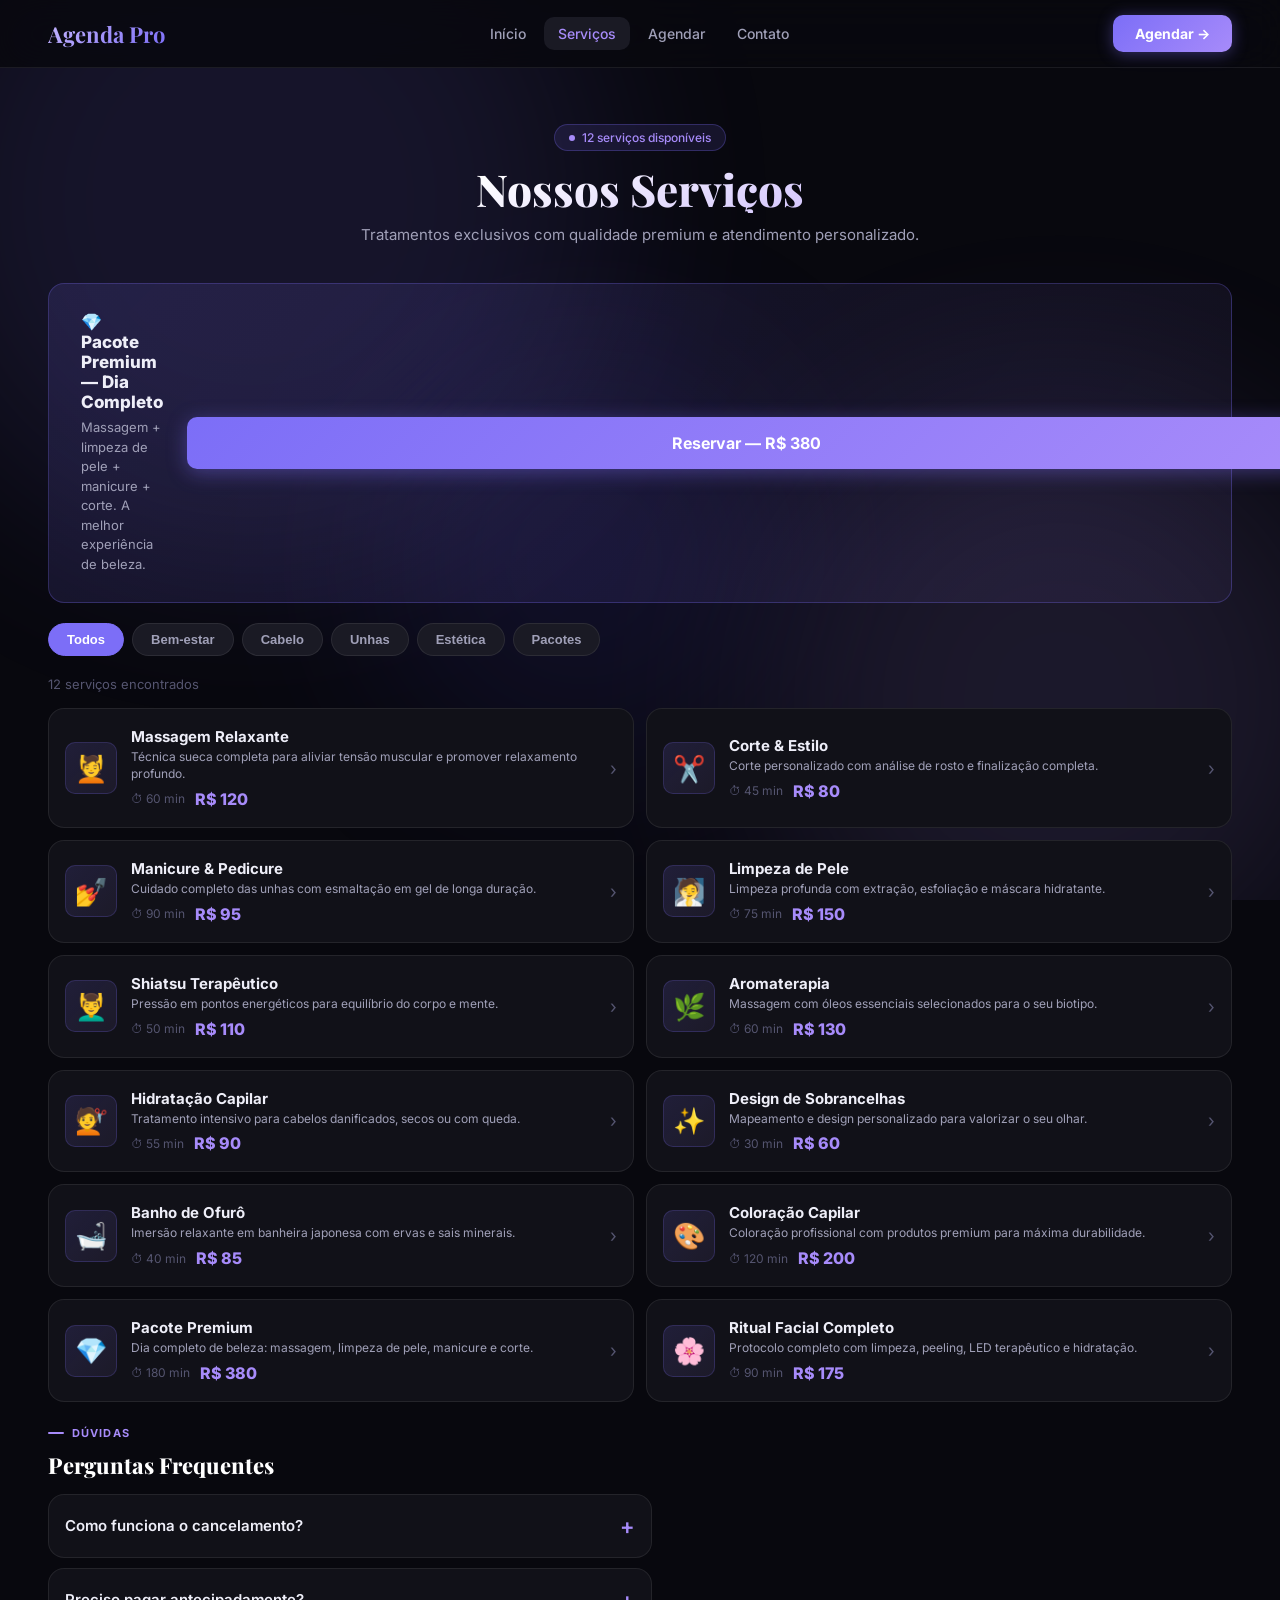
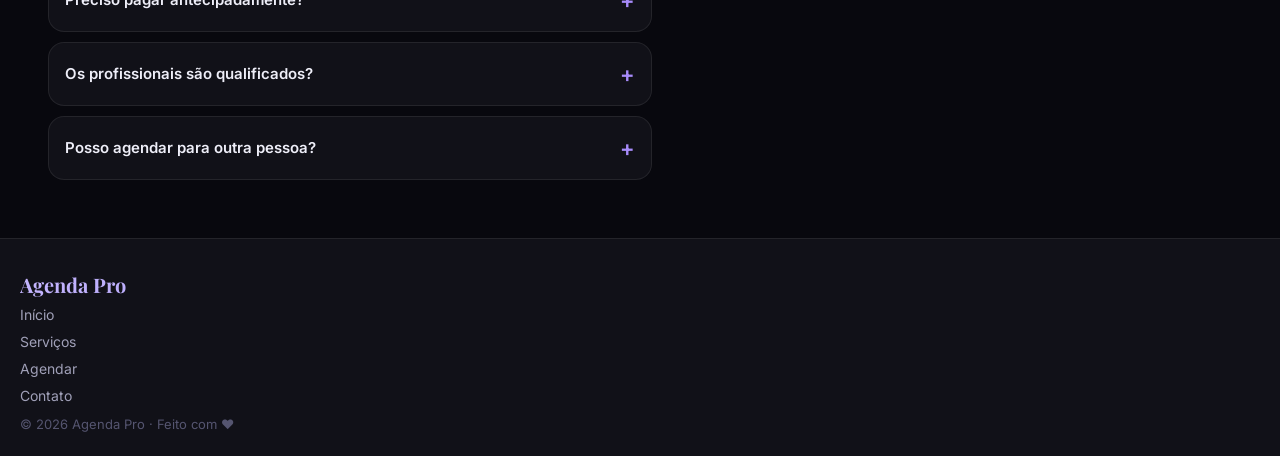
<file: servicos.html>
<!DOCTYPE html>
<html lang="pt-BR">
<head>
  <meta charset="UTF-8" />
  <meta name="viewport" content="width=device-width, initial-scale=1.0, viewport-fit=cover" />
  <meta name="theme-color" content="#08080e" />
  <title>Serviços — Agenda Pro</title>
  <link rel="stylesheet" href="../css/style.css" />
  <style>
    /* ── PAGE HERO ── */
    .page-hero {
      padding: 36px 20px 28px; text-align: center;
    }
    .page-hero h1 {
      font-family: 'Playfair Display', serif;
      font-size: clamp(28px, 8vw, 44px); font-weight: 800; line-height: 1.1;
      margin-bottom: 10px;
      background: linear-gradient(155deg, #fff 35%, #a78bfa);
      -webkit-background-clip: text; background-clip: text; -webkit-text-fill-color: transparent;
    }
    .page-hero p { color: var(--text2); font-size: 15px; line-height: 1.6; }

    /* ── FILTER CHIPS ── */
    .filter-scroll {
      display: flex; gap: 8px; overflow-x: auto;
      padding: 0 20px 4px; scrollbar-width: none;
      -webkit-overflow-scrolling: touch;
    }
    .filter-scroll::-webkit-scrollbar { display: none; }
    .chip {
      flex-shrink: 0;
      background: var(--surface2); border: 1.5px solid var(--border);
      color: var(--text2); border-radius: 100px; padding: 8px 18px;
      font-size: 13px; font-weight: 600; cursor: pointer; white-space: nowrap;
      transition: all var(--transition); -webkit-tap-highlight-color: transparent;
      touch-action: manipulation;
    }
    .chip.active { background: var(--accent); border-color: var(--accent); color: #fff; }

    /* ── SERVICE LIST ── */
    .svc-list { display: flex; flex-direction: column; gap: 12px; padding: 16px 20px; }

    .svc-item {
      background: var(--surface); border: 1.5px solid var(--border);
      border-radius: var(--radius); padding: 18px 16px;
      display: flex; align-items: center; gap: 14px;
      text-decoration: none; color: inherit;
      transition: border-color var(--transition), transform var(--transition);
      -webkit-tap-highlight-color: transparent;
    }
    .svc-item:active { transform: scale(0.98); border-color: var(--accent2); }
    .svc-item-icon {
      width: 52px; height: 52px; border-radius: var(--radius-sm); flex-shrink: 0;
      background: linear-gradient(135deg, rgba(124,110,247,0.15), rgba(167,139,250,0.08));
      border: 1px solid rgba(124,110,247,0.2);
      display: flex; align-items: center; justify-content: center; font-size: 26px;
    }
    .svc-item-info { flex: 1; min-width: 0; }
    .svc-item-name { font-size: 15px; font-weight: 700; margin-bottom: 3px; white-space: nowrap; overflow: hidden; text-overflow: ellipsis; }
    .svc-item-desc { font-size: 12px; color: var(--text2); line-height: 1.4; margin-bottom: 6px;
      display: -webkit-box; -webkit-line-clamp: 2; line-clamp: 2; -webkit-box-orient: vertical; overflow: hidden; }
    .svc-item-meta { display: flex; align-items: center; gap: 10px; }
    .svc-item-dur   { font-size: 12px; color: var(--muted); }
    .svc-item-price { font-size: 16px; font-weight: 800; color: var(--accent2); }
    .svc-item-arrow { color: var(--muted); font-size: 18px; flex-shrink: 0; }

    /* ── COUNT ── */
    .svc-count { padding: 0 20px; color: var(--muted); font-size: 13px; }

    /* ── EMPTY ── */
    .empty-state { text-align: center; padding: 48px 20px; color: var(--muted); }
    .empty-state .icon { font-size: 48px; margin-bottom: 12px; }

    /* ── HIGHLIGHT BANNER ── */
    .highlight {
      margin: 0 20px 16px;
      background: linear-gradient(135deg, rgba(124,110,247,0.14), rgba(167,139,250,0.06));
      border: 1px solid rgba(124,110,247,0.28); border-radius: var(--radius);
      padding: 20px;
    }
    .highlight h3 { font-size: 17px; font-weight: 800; margin-bottom: 6px; }
    .highlight p  { font-size: 13px; color: var(--text2); line-height: 1.5; margin-bottom: 14px; }

    /* ── FAQ ── */
    .faq-wrap { padding: 0 20px 32px; }
    .faq-title { font-family: 'Playfair Display', serif; font-size: 22px; font-weight: 800; margin-bottom: 14px; background: linear-gradient(145deg, #fff 40%, #a78bfa); -webkit-background-clip: text; background-clip: text; -webkit-text-fill-color: transparent; }
    .faq-item  { background: var(--surface); border: 1px solid var(--border); border-radius: var(--radius); margin-bottom: 10px; overflow: hidden; }
    .faq-q     { padding: 18px 16px; display: flex; justify-content: space-between; align-items: center; gap: 12px; cursor: pointer; font-size: 15px; font-weight: 600; -webkit-tap-highlight-color: transparent; touch-action: manipulation; }
    .faq-icon  { color: var(--accent2); font-size: 22px; flex-shrink: 0; transition: transform var(--transition); }
    .faq-a     { max-height: 0; overflow: hidden; transition: max-height 0.35s ease, padding 0.25s; font-size: 14px; color: var(--text2); line-height: 1.65; padding: 0 16px; }
    .faq-item.open .faq-a  { max-height: 200px; padding: 0 16px 18px; }
    .faq-item.open .faq-icon { transform: rotate(45deg); }

    /* ── DESKTOP ── */
    @media (min-width: 768px) {
      .page-hero { padding: 56px 48px 36px; }
      .filter-scroll { padding: 0 48px 8px; }
      .svc-list { padding: 16px 48px; display: grid; grid-template-columns: 1fr 1fr; }
      .svc-count { padding: 0 48px; }
      .highlight { margin: 0 48px 20px; padding: 28px 32px; display: flex; align-items: center; justify-content: space-between; gap: 24px; }
      .highlight p { margin-bottom: 0; }
      .faq-wrap { padding: 0 48px 48px; max-width: 700px; }
    }
  </style>
</head>
<body>
  <div class="bg-blobs"><div class="blob blob-1"></div><div class="blob blob-2"></div><div class="blob blob-3"></div></div>
  <div class="toast-container" id="toastContainer"></div>

  <!-- TOP BAR -->
  <header class="topbar">
    <a href="../index.html" class="topbar-logo">Agenda Pro</a>
    <nav class="topbar-nav-links">
      <a href="../index.html">Início</a>
      <a href="servicos.html" class="active">Serviços</a>
      <a href="agendar.html">Agendar</a>
      <a href="contato.html">Contato</a>
    </nav>
    <a href="agendar.html" class="topbar-action">Agendar →</a>
  </header>

  <!-- BOTTOM NAV -->
  <nav class="bottom-nav">
    <a href="../index.html" class="bn-item">
      <span class="bn-icon">🏠</span><span>Início</span>
    </a>
    <a href="servicos.html" class="bn-item active">
      <span class="bn-icon">✨</span><span>Serviços</span>
    </a>
    <a href="agendar.html" class="bn-item center-btn">
      <div class="bn-icon-wrap">📅</div><span>Agendar</span>
    </a>
    <a href="contato.html" class="bn-item">
      <span class="bn-icon">💬</span><span>Contato</span>
    </a>
  </nav>

  <div class="page-wrap">

    <!-- HERO -->
    <div class="page-hero">
      <div class="badge" style="margin-bottom:14px"><div class="badge-dot"></div>12 serviços disponíveis</div>
      <h1>Nossos Serviços</h1>
      <p>Tratamentos exclusivos com qualidade premium e atendimento personalizado.</p>
    </div>

    <!-- HIGHLIGHT -->
    <div class="highlight">
      <div>
        <h3>💎 Pacote Premium — Dia Completo</h3>
        <p>Massagem + limpeza de pele + manicure + corte. A melhor experiência de beleza.</p>
      </div>
      <a href="agendar.html?service=11" class="btn btn-primary btn-full" style="flex-shrink:0;white-space:nowrap">Reservar — R$ 380</a>
    </div>

    <!-- FILTERS -->
    <div class="filter-scroll" id="filterBar"></div>

    <!-- COUNT -->
    <p class="svc-count" id="svcCount" style="margin:12px 0 0"></p>

    <!-- LIST -->
    <div class="svc-list" id="svcList"></div>

    <!-- FAQ -->
    <div class="faq-wrap">
      <div class="section-label">Dúvidas</div>
      <div class="faq-title">Perguntas Frequentes</div>
      <div class="faq-item"><div class="faq-q"><span>Como funciona o cancelamento?</span><span class="faq-icon">+</span></div><div class="faq-a">Você pode cancelar com até 2 horas de antecedência sem custo. Após esse prazo, há taxa de 50%.</div></div>
      <div class="faq-item"><div class="faq-q"><span>Preciso pagar antecipadamente?</span><span class="faq-icon">+</span></div><div class="faq-a">Não é obrigatório. Você pode pagar via PIX ou cartão ao agendar, ou presencialmente no dia.</div></div>
      <div class="faq-item"><div class="faq-q"><span>Os profissionais são qualificados?</span><span class="faq-icon">+</span></div><div class="faq-a">Sim! Todos possuem certificação e passam por treinamento contínuo rigoroso.</div></div>
      <div class="faq-item"><div class="faq-q"><span>Posso agendar para outra pessoa?</span><span class="faq-icon">+</span></div><div class="faq-a">Claro! Basta informar os dados de quem vai comparecer. Ótima opção para presentear alguém.</div></div>
    </div>

    <!-- FOOTER -->
    <footer class="footer">
      <div class="footer-logo">Agenda Pro</div>
      <div class="footer-links-row">
        <a href="../index.html">Início</a>
        <a href="servicos.html">Serviços</a>
        <a href="agendar.html">Agendar</a>
        <a href="contato.html">Contato</a>
      </div>
      <div class="footer-copy">© 2026 Agenda Pro · Feito com ♥</div>
    </footer>

  </div>

  <script src="../js/data.js"></script>
  <script>
    let activeCategory = 'todos';
    const catLabels = { 'bem-estar':'Bem-estar','cabelo':'Cabelo','unhas':'Unhas','estética':'Estética','pacotes':'Pacotes' };

    // Build filter chips
    AP.categories.forEach(c => {
      const btn = document.createElement('button');
      btn.className = 'chip' + (c.id === 'todos' ? ' active' : '');
      btn.textContent = c.label;
      btn.onclick = () => {
        activeCategory = c.id;
        document.querySelectorAll('.chip').forEach(b => b.classList.remove('active'));
        btn.classList.add('active');
        renderList();
      };
      document.getElementById('filterBar').appendChild(btn);
    });

    function renderList() {
      const filtered = activeCategory === 'todos' ? AP.services : AP.services.filter(s => s.category === activeCategory);
      document.getElementById('svcCount').textContent = `${filtered.length} serviço${filtered.length !== 1 ? 's' : ''} encontrado${filtered.length !== 1 ? 's' : ''}`;
      document.getElementById('svcList').innerHTML = filtered.length ? filtered.map(s => `
        <a href="agendar.html?service=${s.id}" class="svc-item">
          <div class="svc-item-icon">${s.icon}</div>
          <div class="svc-item-info">
            <div class="svc-item-name">${s.name}</div>
            <div class="svc-item-desc">${s.desc}</div>
            <div class="svc-item-meta">
              <span class="svc-item-dur">⏱ ${s.dur}</span>
              <span class="svc-item-price">${AP.formatPrice(s.price)}</span>
            </div>
          </div>
          <span class="svc-item-arrow">›</span>
        </a>
      `).join('') : `<div class="empty-state"><div class="icon">🔍</div><p>Nenhum serviço nesta categoria</p></div>`;
    }

    renderList();

    // FAQ
    document.querySelectorAll('.faq-item').forEach(item => {
      item.querySelector('.faq-q').addEventListener('click', () => {
        const open = item.classList.contains('open');
        document.querySelectorAll('.faq-item').forEach(i => i.classList.remove('open'));
        if (!open) item.classList.add('open');
      });
    });
  </script>
</body>
</html>
</file>
<file: css/style.css>
/* ══════════════════════════════════════════════
   AGENDA PRO — Mobile-First Stylesheet
   ══════════════════════════════════════════════ */

@import url('https://fonts.googleapis.com/css2?family=Inter:wght@400;500;600;700;800&family=Playfair+Display:wght@700;800&display=swap');

*, *::before, *::after { box-sizing: border-box; margin: 0; padding: 0; }

:root {
  --bg:          #08080e;
  --surface:     #111118;
  --surface2:    #1a1a24;
  --surface3:    #22222f;
  --border:      rgba(255,255,255,0.08);
  --accent:      #7c6ef7;
  --accent2:     #a78bfa;
  --accent-glow: rgba(124,110,247,0.22);
  --text:        #eeeef8;
  --text2:       #a0a0b8;
  --muted:       #555570;
  --success:     #22c55e;
  --danger:      #ef4444;
  --radius-sm:   10px;
  --radius:      16px;
  --radius-lg:   22px;
  --radius-xl:   28px;
  --transition:  0.2s cubic-bezier(0.4,0,0.2,1);
  /* Safe area for notch/home bar */
  --safe-bottom: env(safe-area-inset-bottom, 0px);
  --safe-top:    env(safe-area-inset-top, 0px);
  /* Bottom nav height + safe area */
  --nav-h: 64px;
}

html { scroll-behavior: smooth; -webkit-text-size-adjust: 100%; }

body {
  font-family: 'Inter', sans-serif;
  background: var(--bg);
  color: var(--text);
  min-height: 100vh;
  overflow-x: hidden;
  -webkit-font-smoothing: antialiased;
  /* space for bottom nav */
  padding-bottom: calc(var(--nav-h) + var(--safe-bottom));
}

/* ── SCROLLBAR (desktop) ── */
@media (min-width: 768px) {
  ::-webkit-scrollbar { width: 6px; }
  ::-webkit-scrollbar-track { background: var(--bg); }
  ::-webkit-scrollbar-thumb { background: var(--surface3); border-radius: 99px; }
}

/* ── BG BLOBS ── */
.bg-blobs { position: fixed; inset: 0; z-index: 0; pointer-events: none; overflow: hidden; }
.blob { position: absolute; border-radius: 50%; filter: blur(100px); opacity: 0.1; }
.blob-1 { width: 400px; height: 400px; background: #7c6ef7; top: -150px; left: -100px; }
.blob-2 { width: 350px; height: 350px; background: #a78bfa; bottom: -100px; right: -80px; }
.blob-3 { width: 250px; height: 250px; background: #4f46e5; top: 40%; left: 30%; }
@media (min-width: 768px) {
  .blob-1 { width: 700px; height: 700px; opacity: 0.12; }
  .blob-2 { width: 600px; height: 600px; opacity: 0.12; }
  .blob-3 { width: 400px; height: 400px; opacity: 0.12; }
}

/* ══════════════════════════════════════════════
   TOP BAR (mobile)
   ══════════════════════════════════════════════ */
.topbar {
  position: fixed; top: 0; left: 0; right: 0; z-index: 200;
  height: calc(56px + var(--safe-top));
  padding-top: var(--safe-top);
  display: flex; align-items: center; justify-content: space-between;
  padding-left: 20px; padding-right: 20px;
  background: rgba(8,8,14,0.88);
  backdrop-filter: blur(20px) saturate(160%);
  border-bottom: 1px solid var(--border);
}
.topbar-logo {
  font-family: 'Playfair Display', serif;
  font-size: 20px; font-weight: 700;
  background: linear-gradient(135deg, #c4b5fd, #7c6ef7);
  -webkit-background-clip: text; background-clip: text; -webkit-text-fill-color: transparent;
  text-decoration: none;
}
.topbar-action {
  background: linear-gradient(135deg, #7c6ef7, #a78bfa);
  color: #fff; text-decoration: none; border: none;
  border-radius: var(--radius-sm); padding: 8px 16px;
  font-size: 13px; font-weight: 700; cursor: pointer;
  box-shadow: 0 2px 16px rgba(124,110,247,0.4);
}

/* ── DESKTOP NAV (replaces top + bottom on large screens) ── */
@media (min-width: 768px) {
  body { padding-bottom: 0; }
  .topbar {
    height: 68px; padding-top: 0;
    padding-left: 48px; padding-right: 48px;
  }
  .topbar-logo { font-size: 22px; }
  .topbar-nav-links { display: flex !important; gap: 4px; }
  .topbar-action { padding: 10px 22px; font-size: 14px; }
  .bottom-nav { display: none !important; }
}
.topbar-nav-links {
  display: none;
  align-items: center; gap: 4px;
}
.topbar-nav-links a {
  color: var(--text2); text-decoration: none; font-size: 14px; font-weight: 500;
  padding: 8px 14px; border-radius: var(--radius-sm);
  transition: color var(--transition), background var(--transition);
}
.topbar-nav-links a:hover,
.topbar-nav-links a.active { color: var(--accent2); background: var(--surface2); }

/* ══════════════════════════════════════════════
   BOTTOM NAV (mobile only)
   ══════════════════════════════════════════════ */
.bottom-nav {
  position: fixed; bottom: 0; left: 0; right: 0; z-index: 200;
  height: calc(var(--nav-h) + var(--safe-bottom));
  padding-bottom: var(--safe-bottom);
  background: rgba(17,17,24,0.96);
  backdrop-filter: blur(24px) saturate(180%);
  border-top: 1px solid var(--border);
  display: flex; align-items: stretch;
}
.bn-item {
  flex: 1; display: flex; flex-direction: column;
  align-items: center; justify-content: center; gap: 4px;
  text-decoration: none; color: var(--muted);
  font-size: 10px; font-weight: 600; letter-spacing: 0.02em;
  transition: color var(--transition);
  -webkit-tap-highlight-color: transparent;
  position: relative;
}
.bn-item.active { color: var(--accent2); }
.bn-item.active::before {
  content: ''; position: absolute; top: 0; left: 20%; right: 20%;
  height: 2px; background: var(--accent2); border-radius: 0 0 4px 4px;
}
.bn-icon { font-size: 22px; line-height: 1; }
/* Central highlight button */
.bn-item.center-btn {
  color: #fff;
}
.bn-item.center-btn .bn-icon-wrap {
  width: 52px; height: 52px; border-radius: 16px;
  background: linear-gradient(135deg, #7c6ef7, #a78bfa);
  display: flex; align-items: center; justify-content: center;
  font-size: 26px;
  box-shadow: 0 4px 20px rgba(124,110,247,0.5);
  margin-bottom: 2px;
}

/* ══════════════════════════════════════════════
   PAGE WRAPPER
   ══════════════════════════════════════════════ */
.page-wrap {
  position: relative; z-index: 1;
  padding-top: calc(56px + var(--safe-top));
}
@media (min-width: 768px) {
  .page-wrap { padding-top: 68px; }
}

/* ══════════════════════════════════════════════
   TYPOGRAPHY HELPERS
   ══════════════════════════════════════════════ */
.gradient-text {
  background: linear-gradient(145deg, #ffffff 35%, #a78bfa);
  -webkit-background-clip: text; background-clip: text; -webkit-text-fill-color: transparent;
}
.section-label {
  display: inline-flex; align-items: center; gap: 8px;
  color: var(--accent2); font-size: 11px; font-weight: 700;
  text-transform: uppercase; letter-spacing: 0.1em; margin-bottom: 10px;
}
.section-label::before { content: ''; width: 16px; height: 2px; background: var(--accent2); border-radius: 2px; }

/* ══════════════════════════════════════════════
   BADGE
   ══════════════════════════════════════════════ */
.badge {
  display: inline-flex; align-items: center; gap: 7px;
  background: rgba(124,110,247,0.12); border: 1px solid rgba(124,110,247,0.28);
  color: var(--accent2); border-radius: 100px;
  padding: 5px 14px; font-size: 12px; font-weight: 500;
}
.badge-dot {
  width: 6px; height: 6px; background: var(--accent2); border-radius: 50%;
  animation: pulseDot 2s infinite;
}
@keyframes pulseDot { 0%,100%{opacity:1;transform:scale(1)} 50%{opacity:.4;transform:scale(.7)} }

/* ══════════════════════════════════════════════
   BUTTONS — large touch targets
   ══════════════════════════════════════════════ */
.btn {
  display: inline-flex; align-items: center; justify-content: center; gap: 8px;
  min-height: 52px; border-radius: var(--radius-sm);
  font-size: 16px; font-weight: 700; cursor: pointer; border: none;
  text-decoration: none; transition: all var(--transition);
  padding: 14px 28px; -webkit-tap-highlight-color: transparent;
  touch-action: manipulation;
}
.btn-full { width: 100%; }
.btn-sm { min-height: 40px; padding: 10px 18px; font-size: 14px; }

.btn-primary {
  background: linear-gradient(135deg, #7c6ef7, #a78bfa);
  color: #fff; box-shadow: 0 4px 20px rgba(124,110,247,0.4);
}
.btn-primary:active { opacity: 0.85; transform: scale(0.98); }

.btn-outline {
  background: transparent; color: var(--text);
  border: 1.5px solid rgba(255,255,255,0.15);
}
.btn-outline:active { background: rgba(124,110,247,0.06); border-color: var(--accent2); }

.btn-ghost {
  background: var(--surface2); color: var(--text2); border: 1px solid var(--border);
}
.btn-ghost:active { background: var(--surface3); }

@media (min-width: 768px) {
  .btn-primary:hover { opacity: 0.88; transform: translateY(-2px); }
  .btn-outline:hover { border-color: var(--accent2); background: rgba(124,110,247,0.06); color: var(--accent2); }
  .btn-ghost:hover   { background: var(--surface3); color: var(--text); }
}

/* ══════════════════════════════════════════════
   FORMS — big touch-friendly inputs
   ══════════════════════════════════════════════ */
.form-group { display: flex; flex-direction: column; gap: 8px; }
.form-label { font-size: 13px; font-weight: 600; color: var(--text2); }
.form-control {
  background: var(--surface2); border: 1.5px solid var(--border);
  border-radius: var(--radius-sm); padding: 14px 16px;
  color: var(--text); font-family: inherit; font-size: 16px; /* 16px prevents iOS zoom */
  width: 100%; outline: none;
  transition: border-color var(--transition), box-shadow var(--transition);
  min-height: 52px;
}
.form-control:focus { border-color: var(--accent2); box-shadow: 0 0 0 3px var(--accent-glow); }
.form-control::placeholder { color: var(--muted); }
textarea.form-control { resize: vertical; min-height: 110px; }
select.form-control { -webkit-appearance: none; appearance: none; }

/* ══════════════════════════════════════════════
   CARD BASE
   ══════════════════════════════════════════════ */
.card {
  background: var(--surface); border: 1px solid var(--border); border-radius: var(--radius-lg);
}

/* ══════════════════════════════════════════════
   FOOTER
   ══════════════════════════════════════════════ */
.footer {
  position: relative; z-index: 1;
  background: var(--surface); border-top: 1px solid var(--border);
  padding: 32px 20px 24px;
  text-align: center;
}
.footer-logo {
  font-family: 'Playfair Display', serif; font-size: 20px; font-weight: 700;
  background: linear-gradient(135deg, #c4b5fd, #7c6ef7);
  -webkit-background-clip: text; background-clip: text; -webkit-text-fill-color: transparent;
  margin-bottom: 8px;
}
.footer-copy { color: var(--muted); font-size: 13px; margin-top: 4px; }
.footer-links-row {
  display: flex; flex-wrap: wrap; justify-content: center; gap: 12px 20px; margin: 16px 0;
}
.footer-links-row a { color: var(--text2); text-decoration: none; font-size: 14px; }

@media (min-width: 768px) {
  .footer { text-align: left; }
  .footer-inner {
    max-width: 1100px; margin: 0 auto; padding: 48px 0 28px;
    display: grid; grid-template-columns: 2fr 1fr 1fr; gap: 40px;
  }
  .footer-links-row { justify-content: flex-start; flex-direction: column; gap: 10px; margin: 0; }
  .footer-copy { margin-top: 12px; }
}

/* ══════════════════════════════════════════════
   TOAST
   ══════════════════════════════════════════════ */
.toast-container {
  position: fixed; bottom: calc(var(--nav-h) + var(--safe-bottom) + 12px); left: 16px; right: 16px;
  z-index: 9999; display: flex; flex-direction: column; gap: 8px; pointer-events: none;
}
.toast {
  background: var(--surface2); border: 1px solid var(--border); border-radius: var(--radius);
  padding: 14px 18px; display: flex; align-items: center; gap: 10px;
  font-size: 14px; box-shadow: 0 8px 32px rgba(0,0,0,0.5);
  animation: slideUp 0.3s ease; pointer-events: auto;
}
.toast.success { border-color: rgba(34,197,94,0.4); }
.toast.error   { border-color: rgba(239,68,68,0.4);  }
@keyframes slideUp { from{opacity:0;transform:translateY(16px)} to{opacity:1;transform:translateY(0)} }

@media (min-width: 768px) {
  .toast-container { left: auto; right: 24px; bottom: 24px; width: 320px; }
}
</file>
